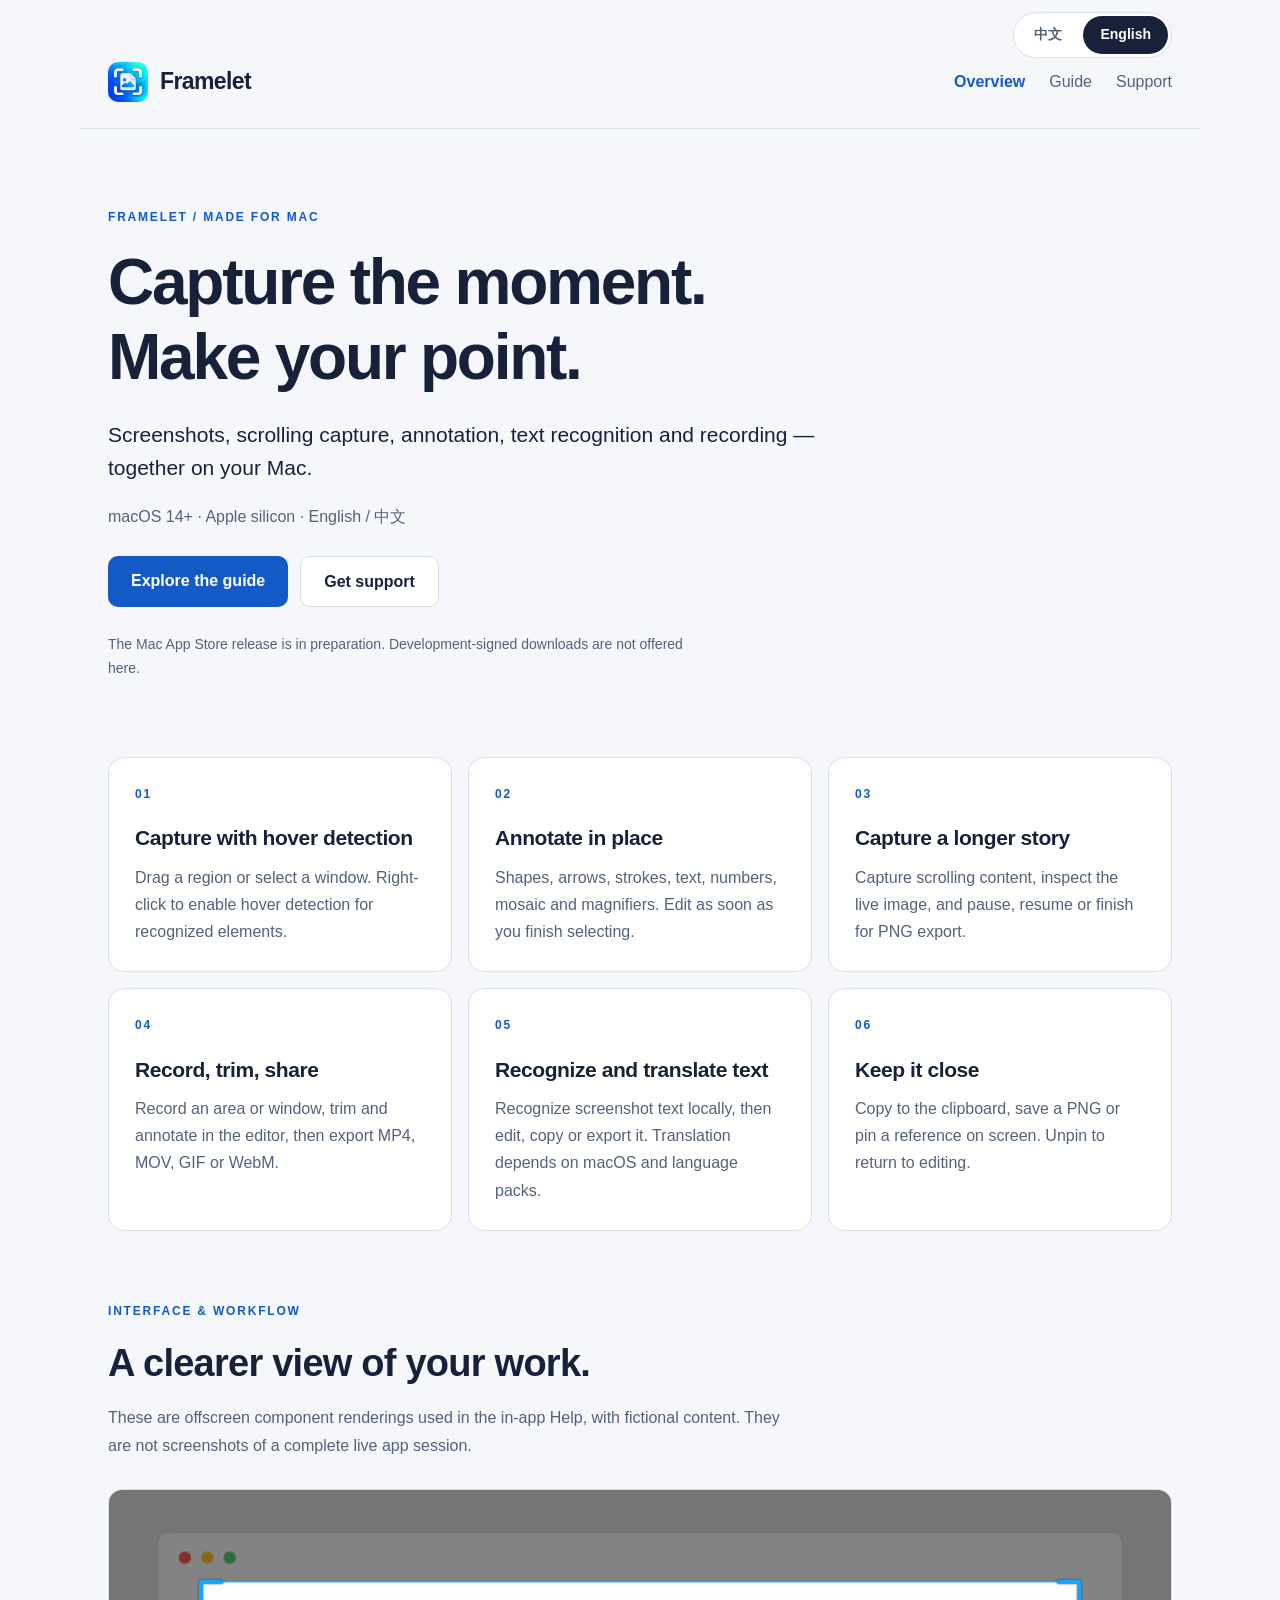
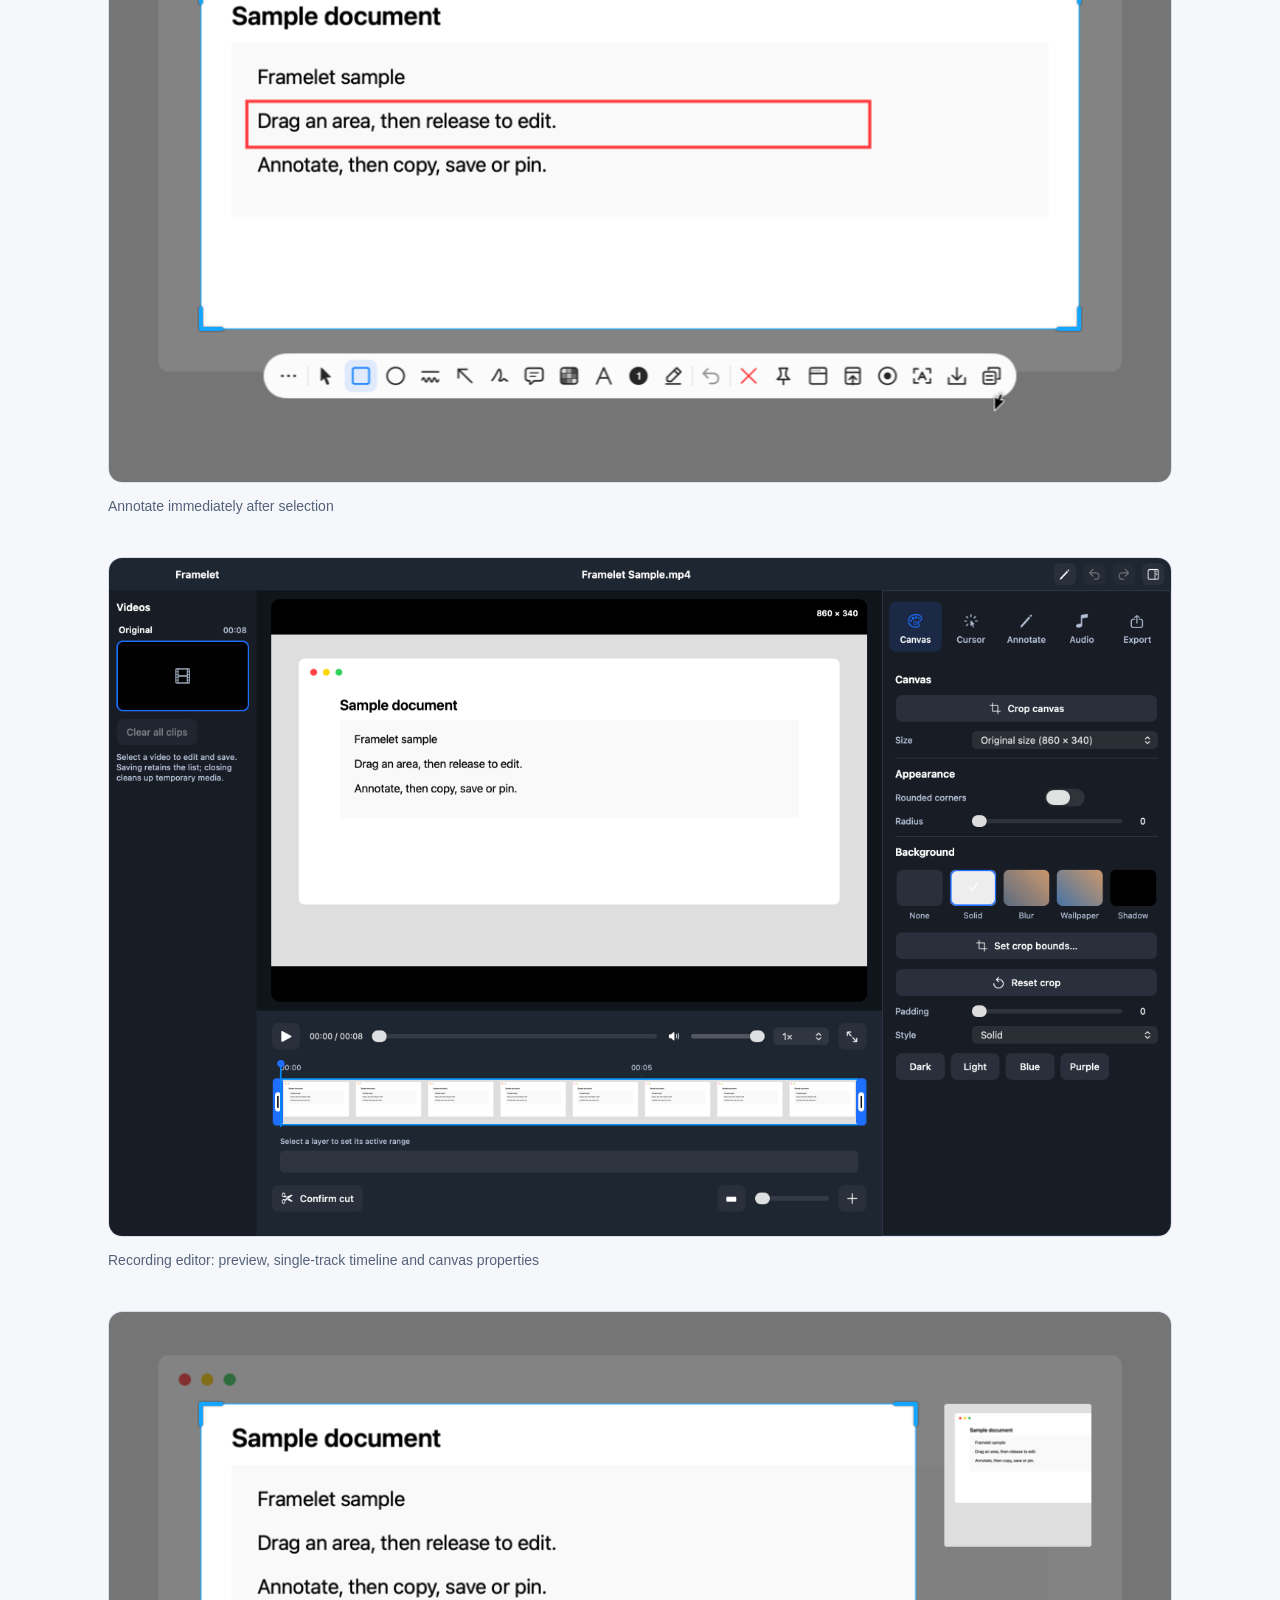
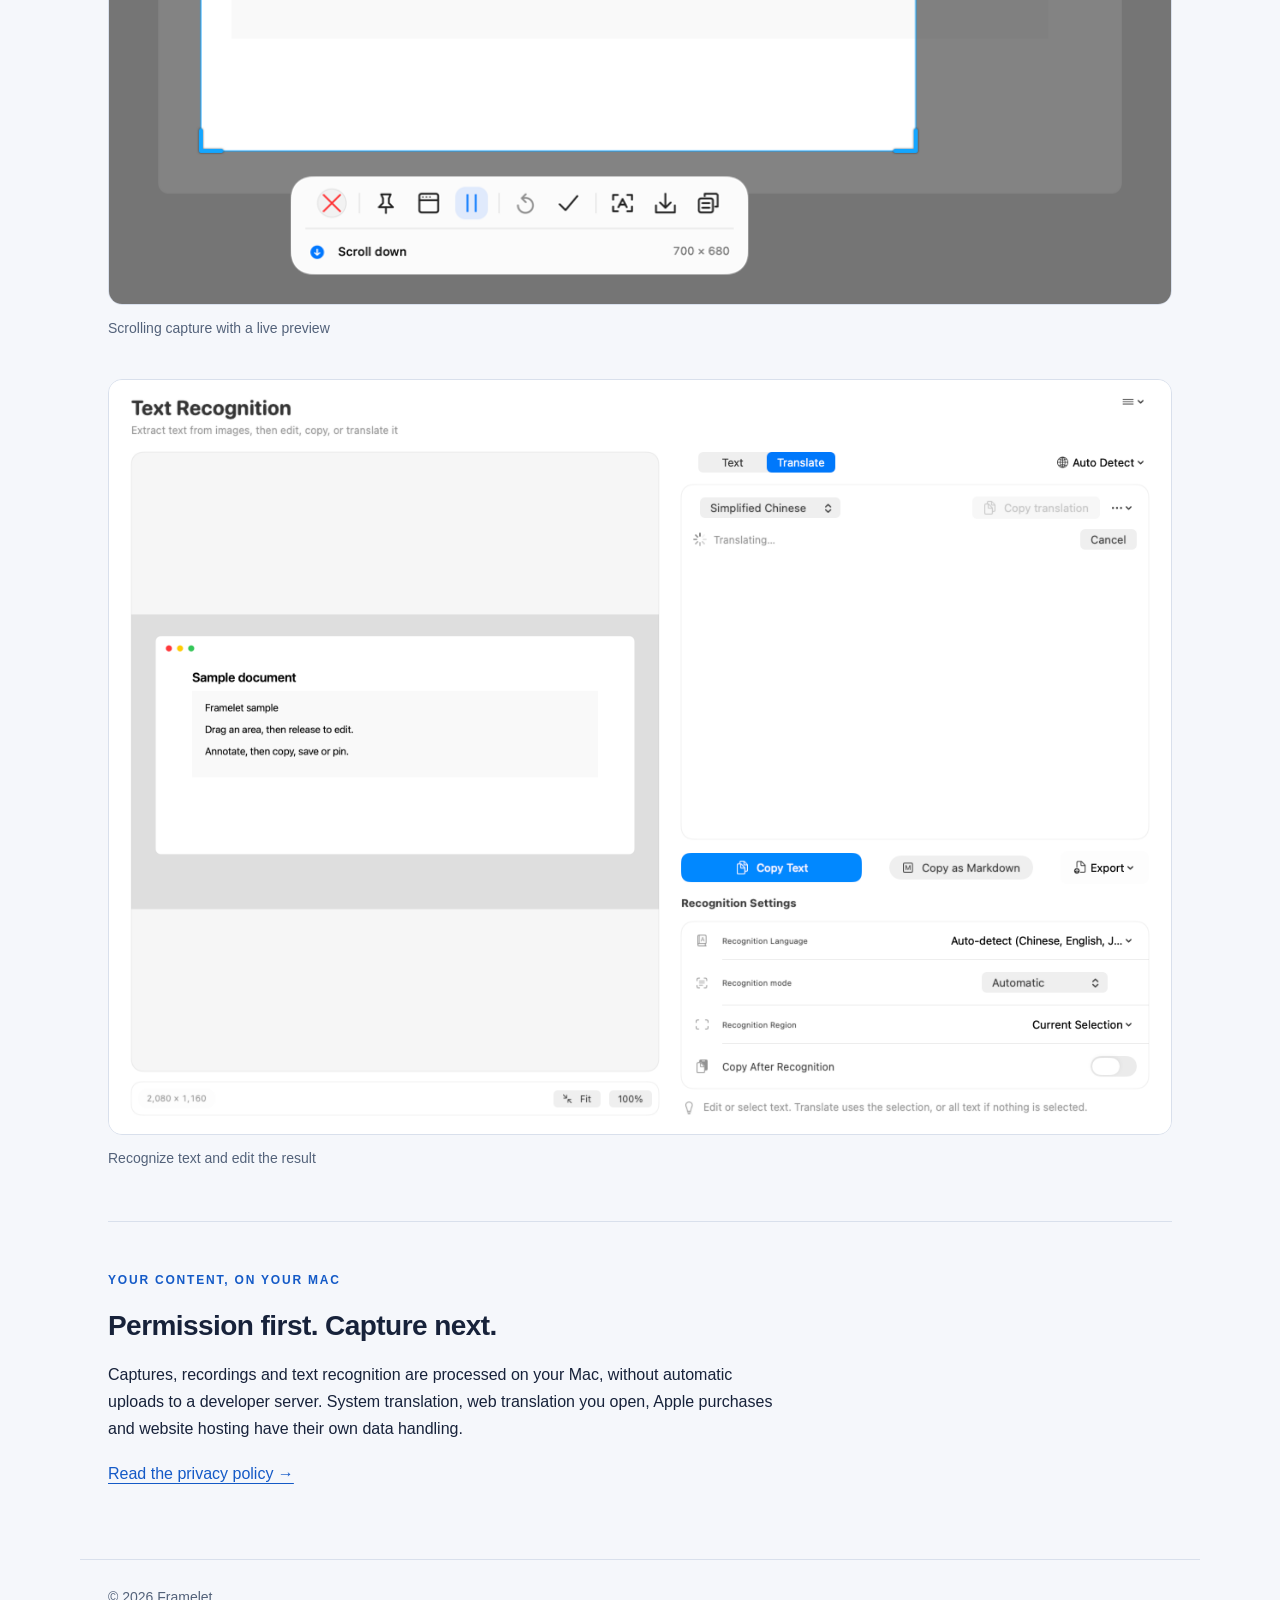
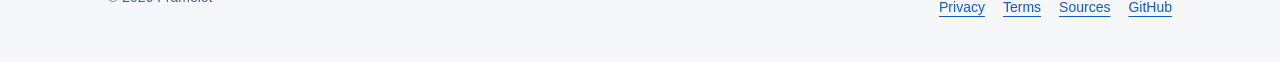
<file: index.html>
<!doctype html>
<html lang="zh-Hans" data-title-zh="Mac 截图、录屏与文字识别 · Framelet" data-title-en="Mac screenshots, recording and text recognition · Framelet" data-description-zh="Framelet：Mac 截图、滚动截图、标注、录屏、GIF 与本机文字识别。双语使用指南和支持。" data-description-en="Framelet for Mac: screenshots, scrolling capture, annotation, recording, GIF and local OCR. Bilingual guides and support.">
<head>
<meta charset="utf-8">
<meta name="viewport" content="width=device-width,initial-scale=1">
<meta name="description" content="Framelet：Mac 截图、滚动截图、标注、录屏、GIF 与本机文字识别。双语使用指南和支持。">
<title>Mac 截图、录屏与文字识别 · Framelet</title>
<link rel="icon" href="assets/icon.png">
<link rel="stylesheet" href="style.css?v=3">
<script src="language.js?v=3" defer>
</script>
</head>
<body>
<div class="language-switch" role="group" aria-label="网站语言">
<button type="button" data-lang="zh" aria-pressed="true">中文</button>
<button type="button" data-lang="en" aria-pressed="false">English</button>
</div>
<noscript>
<p class="noscript">中文与 English 均在下方。Both languages are shown below when JavaScript is off.</p>
</noscript>
<div id="chinese" data-language="zh" lang="zh-Hans">
<a class="skip" href="#main-zh">跳到正文</a>
<header>
<a class="brand" href="index.html?lang=zh">
<img src="assets/icon.png" width="40" height="40" alt="">Framelet</a>
<nav aria-label="主导航">
<a href="index.html?lang=zh" aria-current="page">概览</a>
<a href="guide.html?lang=zh">使用指南</a>
<a href="support.html?lang=zh">支持</a>
</nav>
</header>
<main id="main-zh">
<section class="hero">
<p class="eyebrow">FRAMELET / MADE FOR MAC</p>
<h1>把画面留下，<br>把重点说清。</h1>
<p class="lead">截图、长截图、标注、文字识别与录屏，在一个 Mac 工具里完成。</p>
<p class="muted">macOS 14+ · Apple silicon · 中文 / English</p>
<div class="actions">
<a href="guide.html?lang=zh">开始了解</a>
<a href="support.html?lang=zh">使用支持</a>
</div>
<p class="release-note">Mac App Store 版本正在准备中；本页不提供开发签名安装包。</p>
</section>
<section class="feature-grid" aria-label="核心功能">
<article>
<p class="eyebrow">01</p>
<h2>截图与悬停识别</h2>
<p>拖选区域或选择窗口；右键开启悬停识别，再选择可识别的元素。</p>
</article>
<article>
<p class="eyebrow">02</p>
<h2>在原位置标注</h2>
<p>形状、箭头、画笔、文字、编号、打码与放大镜。选区完成后直接开始编辑。</p>
</article>
<article>
<p class="eyebrow">03</p>
<h2>滚动截图</h2>
<p>采集可滚动内容，检查实时长图预览，暂停、恢复或完成后导出 PNG。</p>
</article>
<article>
<p class="eyebrow">04</p>
<h2>录屏与 GIF</h2>
<p>录制区域或窗口，在编辑页剪切、标注，再导出 MP4、MOV、GIF 或 WebM。</p>
</article>
<article>
<p class="eyebrow">05</p>
<h2>文字识别与翻译</h2>
<p>本机识别截图文字，可编辑、复制与导出；翻译方式依 macOS 和语言包而定。</p>
</article>
<article>
<p class="eyebrow">06</p>
<h2>复制、保存、钉图</h2>
<p>复制到剪贴板、保存 PNG 或钉到屏幕作为参考；取消钉图可回到编辑。</p>
</article>
</section>
<section class="gallery">
<div class="section-heading">
<p class="eyebrow">界面与操作</p>
<h2>看得清，也改得顺手。</h2>
<p class="muted">以下为应用内帮助使用的组件离屏渲染图，内容为虚构示例；不是实机完整运行截图。</p>
</div>
<figure class="product-shot">
<a href="assets/guide-zh-Hans-edit2.png">
<img src="assets/guide-zh-Hans-edit2.png" alt="选区完成后直接标注" width="1040" height="580" loading="lazy">
</a>
<figcaption>选区完成后直接标注</figcaption>
</figure>
<figure class="product-shot">
<a href="assets/guide-zh-Hans-record2.png">
<img src="assets/guide-zh-Hans-record2.png" alt="录制编辑：预览、单轨时间轴与画面属性" width="2880" height="1840" loading="lazy">
</a>
<figcaption>录制编辑：预览、单轨时间轴与画面属性</figcaption>
</figure>
<figure class="product-shot">
<a href="assets/guide-zh-Hans-scroll1.png">
<img src="assets/guide-zh-Hans-scroll1.png" alt="滚动采集与实时预览" width="1040" height="580" loading="lazy">
</a>
<figcaption>滚动采集与实时预览</figcaption>
</figure>
<figure class="product-shot">
<a href="assets/guide-zh-Hans-text2.png">
<img src="assets/guide-zh-Hans-text2.png" alt="识别文字并编辑结果" width="2480" height="1760" loading="lazy">
</a>
<figcaption>识别文字并编辑结果</figcaption>
</figure>
</section>
<section class="local-work">
<p class="eyebrow">你的内容，留在本机</p>
<h2>先授权，再捕获。</h2>
<p>截图、录制和文字识别在 Mac 本机处理，不自动上传到开发者服务器。系统翻译、主动打开网页翻译、Apple 购买及本网站托管服务各有对应的数据处理方式。</p>
<a href="privacy.html?lang=zh">查看隐私说明 →</a>
</section>
</main>
<footer>
<span>© 2026 Framelet</span>
<nav aria-label="政策与源码">
<a href="privacy.html?lang=zh">隐私政策</a>
<a href="terms.html?lang=zh">使用条款</a>
<a href="third-party-sources.html?lang=zh">第三方源码</a>
<a href="https://github.com/lingyun000/framelet-site">GitHub</a>
</nav>
</footer>
</div>
<div id="english" data-language="en" lang="en">
<a class="skip" href="#main-en">Skip to content</a>
<header>
<a class="brand" href="index.html?lang=en">
<img src="assets/icon.png" width="40" height="40" alt="">Framelet</a>
<nav aria-label="Main navigation">
<a href="index.html?lang=en" aria-current="page">Overview</a>
<a href="guide.html?lang=en">Guide</a>
<a href="support.html?lang=en">Support</a>
</nav>
</header>
<main id="main-en">
<section class="hero">
<p class="eyebrow">FRAMELET / MADE FOR MAC</p>
<h1>Capture the moment.<br>Make your point.</h1>
<p class="lead">Screenshots, scrolling capture, annotation, text recognition and recording — together on your Mac.</p>
<p class="muted">macOS 14+ · Apple silicon · English / 中文</p>
<div class="actions">
<a href="guide.html?lang=en">Explore the guide</a>
<a href="support.html?lang=en">Get support</a>
</div>
<p class="release-note">The Mac App Store release is in preparation. Development-signed downloads are not offered here.</p>
</section>
<section class="feature-grid" aria-label="Core features">
<article>
<p class="eyebrow">01</p>
<h2>Capture with hover detection</h2>
<p>Drag a region or select a window. Right-click to enable hover detection for recognized elements.</p>
</article>
<article>
<p class="eyebrow">02</p>
<h2>Annotate in place</h2>
<p>Shapes, arrows, strokes, text, numbers, mosaic and magnifiers. Edit as soon as you finish selecting.</p>
</article>
<article>
<p class="eyebrow">03</p>
<h2>Capture a longer story</h2>
<p>Capture scrolling content, inspect the live image, and pause, resume or finish for PNG export.</p>
</article>
<article>
<p class="eyebrow">04</p>
<h2>Record, trim, share</h2>
<p>Record an area or window, trim and annotate in the editor, then export MP4, MOV, GIF or WebM.</p>
</article>
<article>
<p class="eyebrow">05</p>
<h2>Recognize and translate text</h2>
<p>Recognize screenshot text locally, then edit, copy or export it. Translation depends on macOS and language packs.</p>
</article>
<article>
<p class="eyebrow">06</p>
<h2>Keep it close</h2>
<p>Copy to the clipboard, save a PNG or pin a reference on screen. Unpin to return to editing.</p>
</article>
</section>
<section class="gallery">
<div class="section-heading">
<p class="eyebrow">INTERFACE & WORKFLOW</p>
<h2>A clearer view of your work.</h2>
<p class="muted">These are offscreen component renderings used in the in-app Help, with fictional content. They are not screenshots of a complete live app session.</p>
</div>
<figure class="product-shot">
<a href="assets/guide-en-edit2.png">
<img src="assets/guide-en-edit2.png" alt="Annotate immediately after selection" width="1040" height="580" loading="lazy">
</a>
<figcaption>Annotate immediately after selection</figcaption>
</figure>
<figure class="product-shot">
<a href="assets/guide-en-record2.png">
<img src="assets/guide-en-record2.png" alt="Recording editor: preview, single-track timeline and canvas properties" width="2880" height="1840" loading="lazy">
</a>
<figcaption>Recording editor: preview, single-track timeline and canvas properties</figcaption>
</figure>
<figure class="product-shot">
<a href="assets/guide-en-scroll1.png">
<img src="assets/guide-en-scroll1.png" alt="Scrolling capture with a live preview" width="1040" height="580" loading="lazy">
</a>
<figcaption>Scrolling capture with a live preview</figcaption>
</figure>
<figure class="product-shot">
<a href="assets/guide-en-text2.png">
<img src="assets/guide-en-text2.png" alt="Recognize text and edit the result" width="2480" height="1760" loading="lazy">
</a>
<figcaption>Recognize text and edit the result</figcaption>
</figure>
</section>
<section class="local-work">
<p class="eyebrow">YOUR CONTENT, ON YOUR MAC</p>
<h2>Permission first. Capture next.</h2>
<p>Captures, recordings and text recognition are processed on your Mac, without automatic uploads to a developer server. System translation, web translation you open, Apple purchases and website hosting have their own data handling.</p>
<a href="privacy.html?lang=en">Read the privacy policy →</a>
</section>
</main>
<footer>
<span>© 2026 Framelet</span>
<nav aria-label="Policies and source">
<a href="privacy.html?lang=en">Privacy</a>
<a href="terms.html?lang=en">Terms</a>
<a href="third-party-sources.html?lang=en">Sources</a>
<a href="https://github.com/lingyun000/framelet-site">GitHub</a>
</nav>
</footer>
</div>
</body>
</html>
</file>
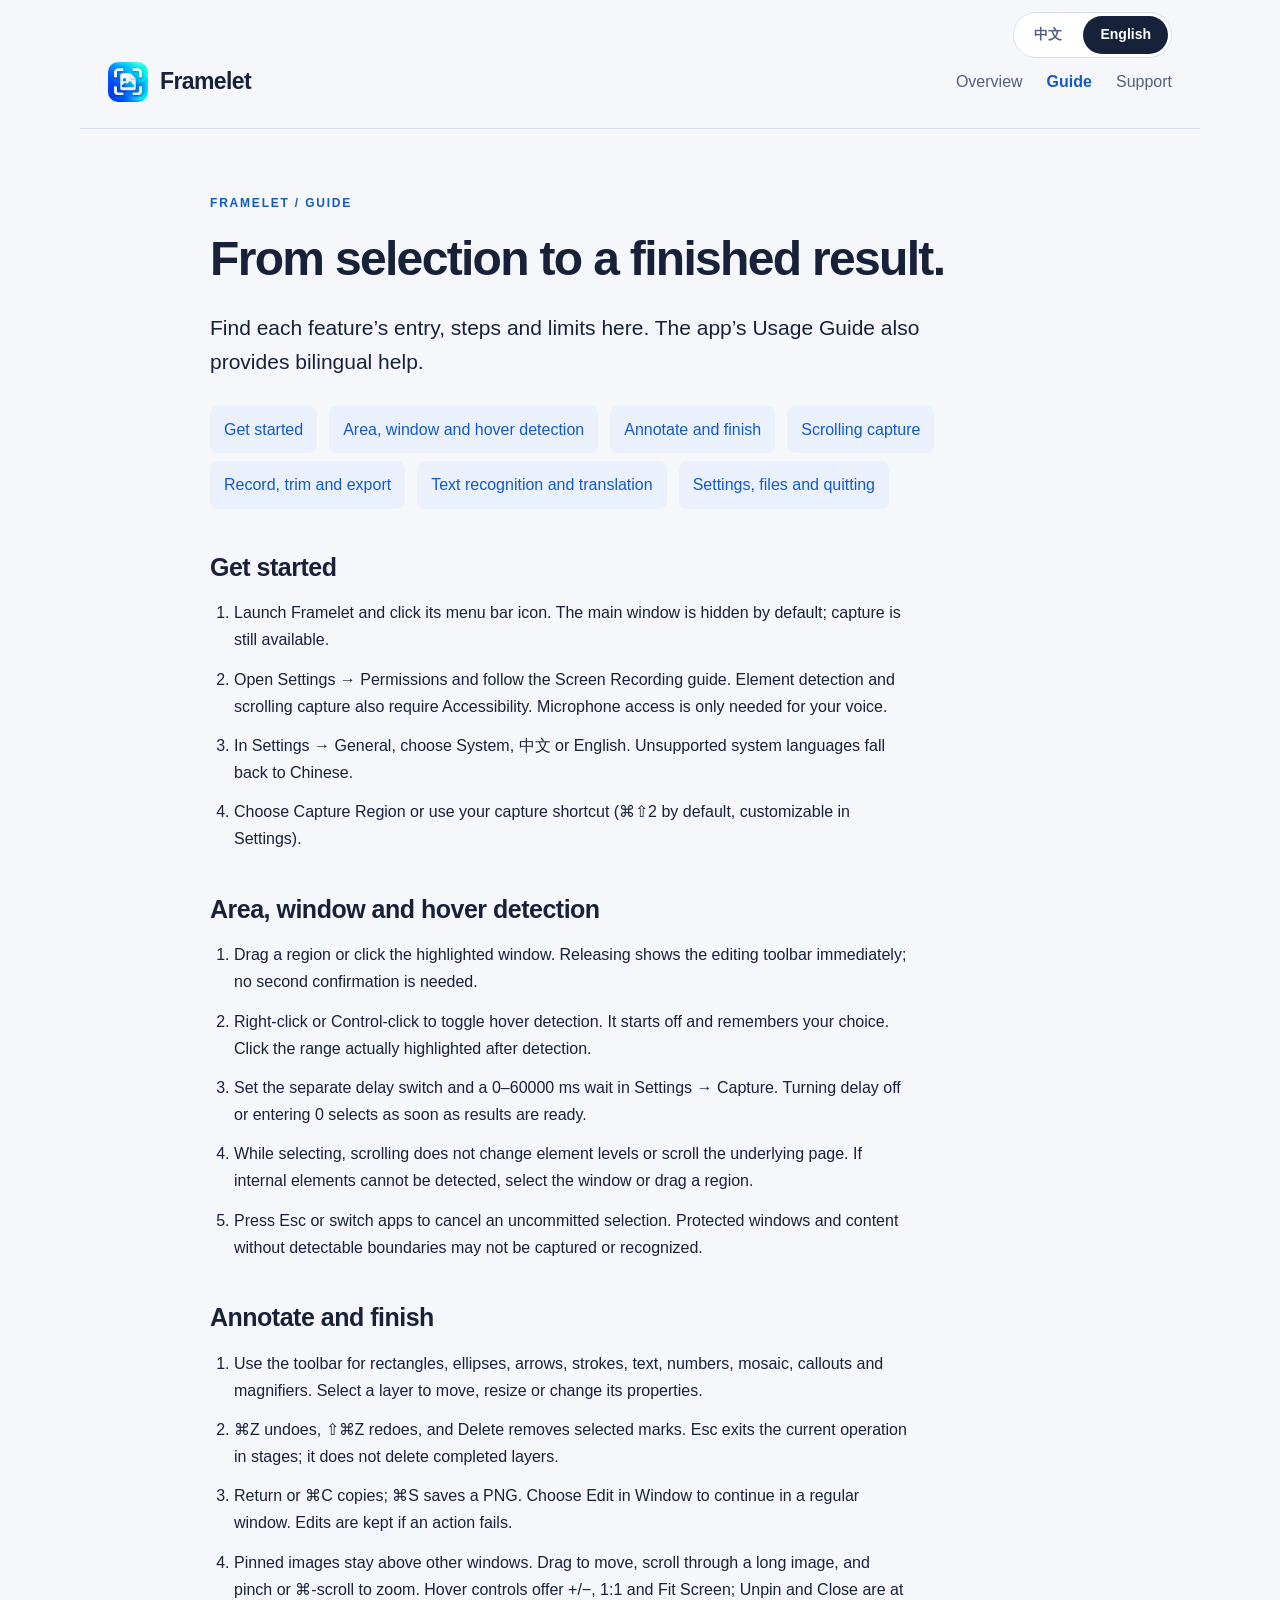
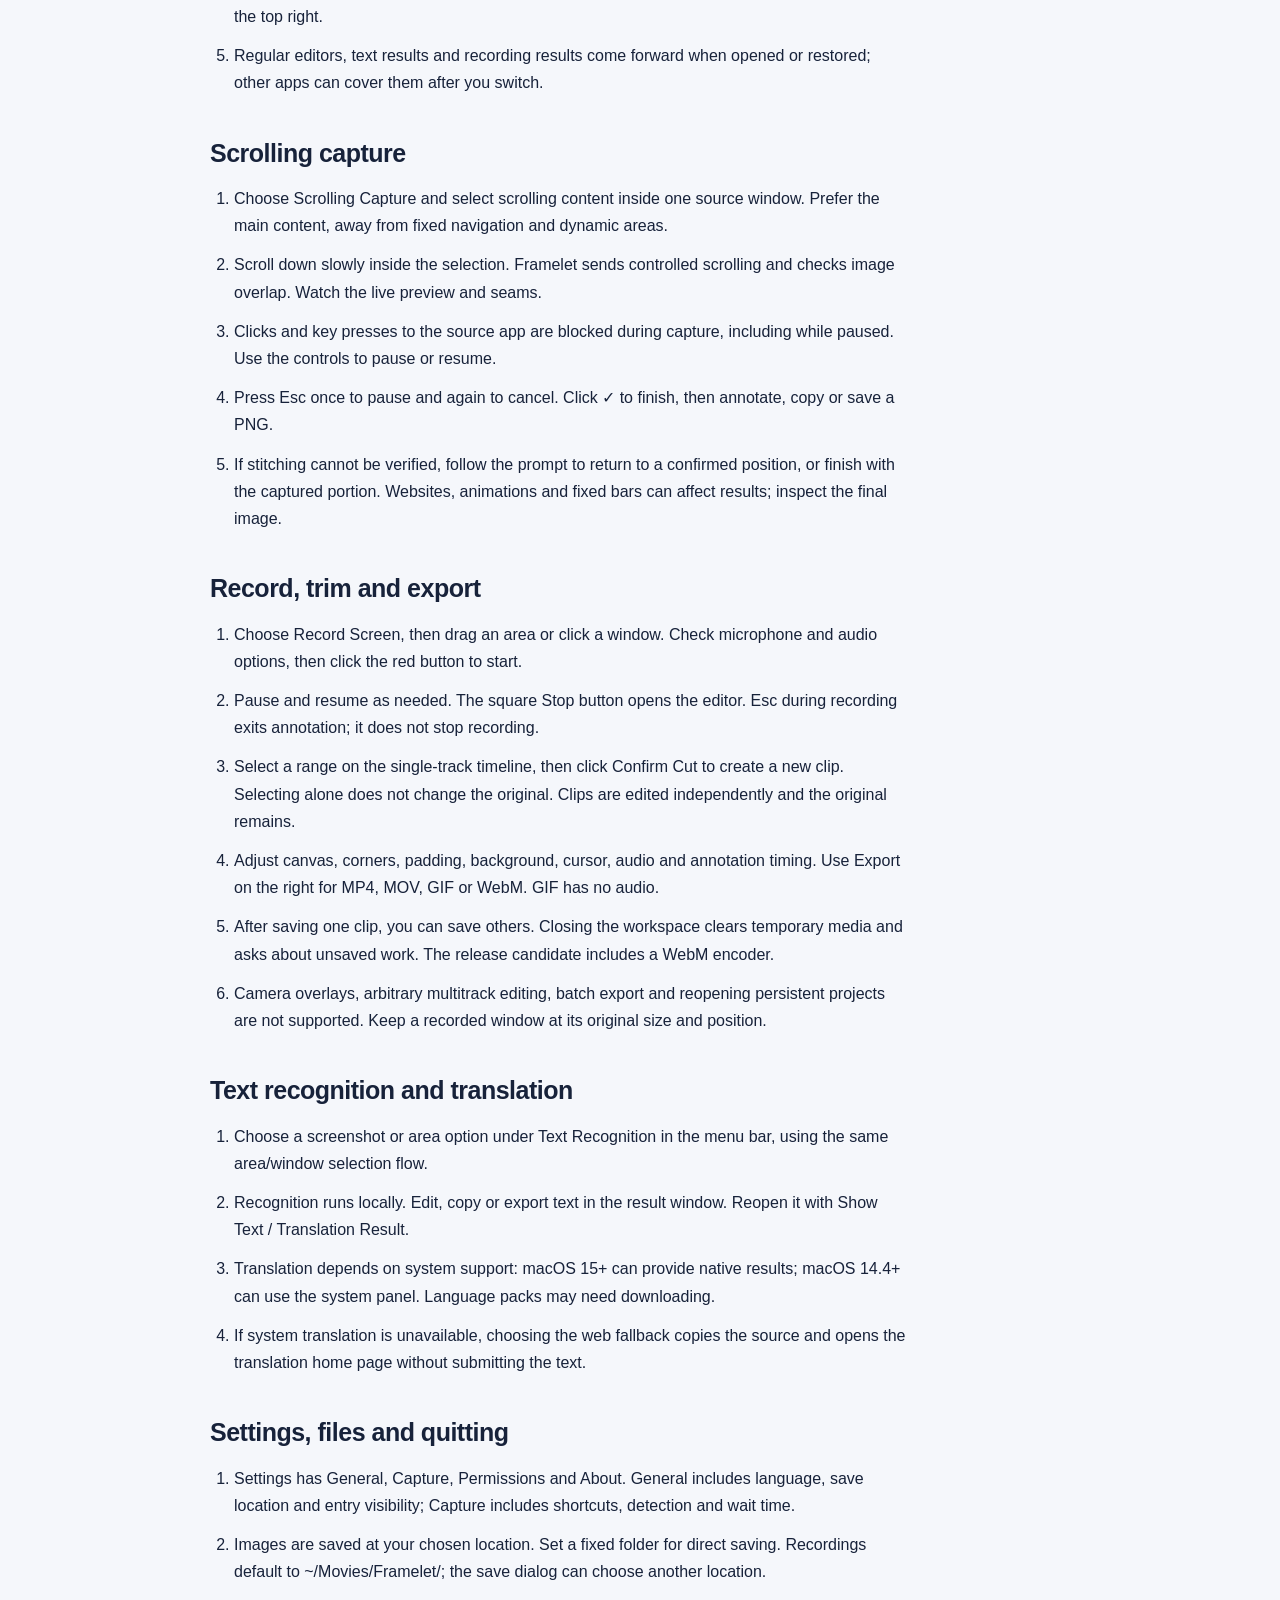
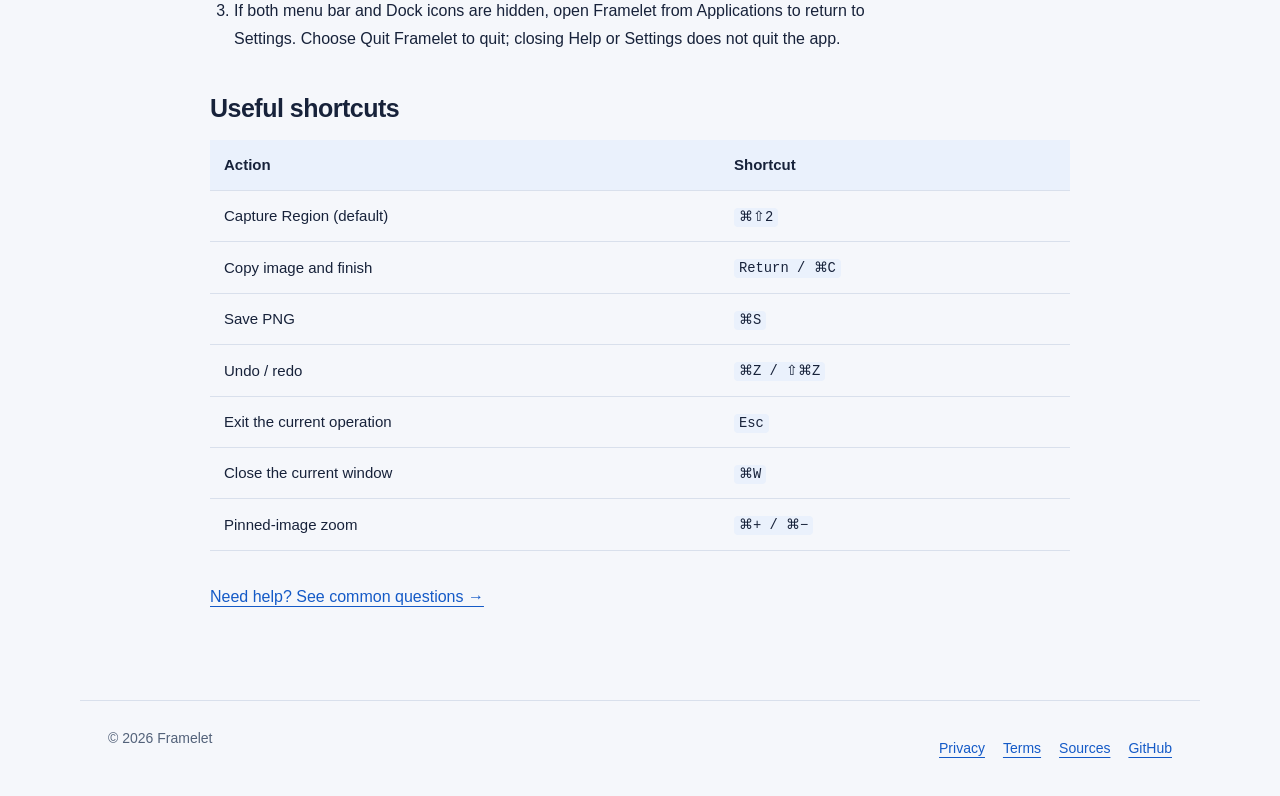
<file: guide.html>
<!doctype html>
<html lang="zh-Hans" data-title-zh="使用指南 · Framelet" data-title-en="Usage guide · Framelet" data-description-zh="Framelet 双语指南：截图、悬停识别、标注、滚动截图、录屏、GIF、文字识别、翻译与快捷键。" data-description-en="Bilingual Framelet guide to screenshots, hover detection, annotation, scrolling capture, recording, GIF, OCR, translation and shortcuts.">
<head>
<meta charset="utf-8">
<meta name="viewport" content="width=device-width,initial-scale=1">
<meta name="description" content="Framelet 双语指南：截图、悬停识别、标注、滚动截图、录屏、GIF、文字识别、翻译与快捷键。">
<title>使用指南 · Framelet</title>
<link rel="icon" href="assets/icon.png">
<link rel="stylesheet" href="style.css?v=3">
<script src="language.js?v=3" defer>
</script>
</head>
<body>
<div class="language-switch" role="group" aria-label="网站语言">
<button type="button" data-lang="zh" aria-pressed="true">中文</button>
<button type="button" data-lang="en" aria-pressed="false">English</button>
</div>
<noscript>
<p class="noscript">中文与 English 均在下方。Both languages are shown below when JavaScript is off.</p>
</noscript>
<div id="chinese" data-language="zh" lang="zh-Hans">
<a class="skip" href="#main-zh">跳到正文</a>
<header>
<a class="brand" href="index.html?lang=zh">
<img src="assets/icon.png" width="40" height="40" alt="">Framelet</a>
<nav aria-label="主导航">
<a href="index.html?lang=zh">概览</a>
<a href="guide.html?lang=zh" aria-current="page">使用指南</a>
<a href="support.html?lang=zh">支持</a>
</nav>
</header>
<main id="main-zh">
<article class="document">
<p class="eyebrow">FRAMELET / GUIDE</p>
<h1>从选区到成品。</h1>
<p class="lead">每个功能的入口、操作和边界，都在这里。应用菜单中的“使用指南”也提供双语帮助。</p>
<nav class="toc" aria-label="本页目录">
<a href="#start-zh">开始使用</a>
<a href="#capture-zh">选区、窗口与悬停识别</a>
<a href="#annotate-zh">标注与图片交付</a>
<a href="#scrolling-zh">滚动截图</a>
<a href="#recording-zh">录屏、剪切与导出</a>
<a href="#text-zh">文字识别与翻译</a>
<a href="#settings-zh">设置、保存与退出</a>
</nav>
<section id="start-zh" class="guide-section">
<h2>开始使用</h2>
<ol>
<li>启动 Framelet 后，点击菜单栏图标。主窗口默认隐藏，不影响截图。</li>
<li>打开“设置 → 权限”，按引导开启屏幕录制。元素识别和滚动截图还需要辅助功能；麦克风只在录制人声时需要。</li>
<li>在“设置 → 通用”选择跟随系统、中文或 English；未支持的系统语言回退中文。</li>
<li>选择“区域截图”，或使用当前截图快捷键（默认 ⌘⇧2，可在设置修改）。</li>
</ol>
</section>
<section id="capture-zh" class="guide-section">
<h2>选区、窗口与悬停识别</h2>
<ol>
<li>拖动框选区域，或点击当前高亮窗口。松手后直接显示编辑工具条，无需再次确认。</li>
<li>右键或 Control+单击切换悬停识别。首次默认关闭，此后记住选择；识别成功后点击实际显示的范围。</li>
<li>在“设置 → 截图”配置独立延迟开关和 0–60000 毫秒等待时间。关闭延迟或输入 0 表示结果就绪即选择。</li>
<li>选择期间滚轮不改变识别层级，也不会滚动后方页面。无法识别内部元素时，可选整窗或手动拖选。</li>
<li>按 Esc 或切换 App 取消尚未提交的选区。受保护窗口或未提供边界的内容不保证可捕获或识别。</li>
</ol>
</section>
<section id="annotate-zh" class="guide-section">
<h2>标注与图片交付</h2>
<ol>
<li>用工具条添加矩形、椭圆、箭头、画笔、文字、编号、打码、批注和放大镜。选择图层可移动、调整和修改属性。</li>
<li>⌘Z 撤销，⇧⌘Z 重做，Delete 删除选中标注。Esc 按当前操作逐层退出，不删除已完成图层。</li>
<li>Return 或 ⌘C 复制，⌘S 保存 PNG。也可选“在窗口中编辑”，继续在普通窗口修改。失败时保留编辑。</li>
<li>钉图保持在其他窗口上方：拖动图片移动，滚轮浏览长图，捏合或 ⌘滚轮缩放。悬停按钮提供 +/−、1:1 和适应屏幕，右上角可取消钉图或关闭。</li>
<li>普通编辑、识别与录制结果只在打开或恢复时前置；切换到其他 App 后允许其他窗口覆盖。</li>
</ol>
</section>
<section id="scrolling-zh" class="guide-section">
<h2>滚动截图</h2>
<ol>
<li>从菜单栏选择“滚动截图”，框选同一来源窗口内的可滚动正文，尽量避开固定导航和动态内容。</li>
<li>在选区内缓慢向下滚动；Framelet 受控发送滚动并检查图像重叠。观察旁边实时预览和接缝。</li>
<li>采集中来源 App 的点击与按键暂时被屏蔽，暂停时仍保持保护。点控制条暂停或继续。</li>
<li>按 Esc 一次暂停，第二次取消。点击 ✓ 完成后进入编辑，标注并复制或保存 PNG。</li>
<li>无法可靠拼接时按提示回到已验证位置再继续，或完成并保留已截部分。不同网站、动画与固定栏可能影响结果，请检查成图。</li>
</ol>
</section>
<section id="recording-zh" class="guide-section">
<h2>录屏、剪切与导出</h2>
<ol>
<li>菜单栏选择“录屏”，拖选区域或单击窗口。确认麦克风与声音设置，再点红色按钮开始。</li>
<li>可暂停与继续；点停止方块进入编辑。录制中的 Esc 只退出标注，不停止录制。</li>
<li>在底部单轨时间轴选择范围，再点“确认剪切”生成新素材；拖选本身不改变原始素材。每个素材独立编辑，原素材保留。</li>
<li>调整画面、圆角、留白、背景、鼠标、声音和标注时间。右侧导出页选择 MP4、MOV、GIF 或 WebM。GIF 没有声音。</li>
<li>保存当前素材后可继续保存其他项；关闭工作区会清理临时素材，未保存内容会提示确认。发行候选包内置 WebM 编码器。</li>
<li>目前不支持摄像头叠加、多轨任意编辑、批量导出或持久工程重开。窗口录制请保持窗口位置和大小不变。</li>
</ol>
</section>
<section id="text-zh" class="guide-section">
<h2>文字识别与翻译</h2>
<ol>
<li>从菜单栏“文字识别”选择截图或区域入口，使用同一套区域/窗口选择流程。</li>
<li>识别在本机执行。结果窗口可编辑、复制或导出文字；关闭后从“查看识别与翻译结果”恢复。</li>
<li>翻译依系统支持：macOS 15+ 使用原生翻译结果，macOS 14.4+ 可用系统弹窗。语言包可能需要下载。</li>
<li>系统翻译不可用时，主动选择网页备用才会复制原文并打开翻译首页，不自动提交文字。</li>
</ol>
</section>
<section id="settings-zh" class="guide-section">
<h2>设置、保存与退出</h2>
<ol>
<li>设置分为通用、截图、权限、关于。通用设置里可修改语言、保存目录和入口显示；截图页可改快捷键、识别与等待时间。</li>
<li>图片在所选位置保存；设置固定目录后可直接保存。录制输出默认在 ~/Movies/Framelet/，系统保存窗口也可选择其他位置。</li>
<li>菜单栏与 Dock 图标都隐藏时，可从“应用程序”再次打开 Framelet 回到设置。退出请用菜单栏“退出 Framelet”；关闭帮助或设置不会退出。</li>
</ol>
</section>
<section>
<h2>常用快捷键</h2>
<div class="table-wrap">
<table>
<thead>
<tr>
<th>操作</th>
<th>快捷键</th>
</tr>
</thead>
<tbody>
<tr>
<td>区域截图（默认）</td>
<td>
<kbd>⌘⇧2</kbd>
</td>
</tr>
<tr>
<td>复制图片并完成</td>
<td>
<kbd>Return / ⌘C</kbd>
</td>
</tr>
<tr>
<td>保存 PNG</td>
<td>
<kbd>⌘S</kbd>
</td>
</tr>
<tr>
<td>撤销 / 重做</td>
<td>
<kbd>⌘Z / ⇧⌘Z</kbd>
</td>
</tr>
<tr>
<td>退出当前操作</td>
<td>
<kbd>Esc</kbd>
</td>
</tr>
<tr>
<td>关闭当前窗口</td>
<td>
<kbd>⌘W</kbd>
</td>
</tr>
<tr>
<td>钉图缩放</td>
<td>
<kbd>⌘+ / ⌘−</kbd>
</td>
</tr>
</tbody>
</table>
</div>
</section>
<p>
<a href="support.html?lang=zh">遇到问题？查看常见问题 →</a>
</p>
</article>
</main>
<footer>
<span>© 2026 Framelet</span>
<nav aria-label="政策与源码">
<a href="privacy.html?lang=zh">隐私政策</a>
<a href="terms.html?lang=zh">使用条款</a>
<a href="third-party-sources.html?lang=zh">第三方源码</a>
<a href="https://github.com/lingyun000/framelet-site">GitHub</a>
</nav>
</footer>
</div>
<div id="english" data-language="en" lang="en">
<a class="skip" href="#main-en">Skip to content</a>
<header>
<a class="brand" href="index.html?lang=en">
<img src="assets/icon.png" width="40" height="40" alt="">Framelet</a>
<nav aria-label="Main navigation">
<a href="index.html?lang=en">Overview</a>
<a href="guide.html?lang=en" aria-current="page">Guide</a>
<a href="support.html?lang=en">Support</a>
</nav>
</header>
<main id="main-en">
<article class="document">
<p class="eyebrow">FRAMELET / GUIDE</p>
<h1>From selection to a finished result.</h1>
<p class="lead">Find each feature’s entry, steps and limits here. The app’s Usage Guide also provides bilingual help.</p>
<nav class="toc" aria-label="On this page">
<a href="#start-en">Get started</a>
<a href="#capture-en">Area, window and hover detection</a>
<a href="#annotate-en">Annotate and finish</a>
<a href="#scrolling-en">Scrolling capture</a>
<a href="#recording-en">Record, trim and export</a>
<a href="#text-en">Text recognition and translation</a>
<a href="#settings-en">Settings, files and quitting</a>
</nav>
<section id="start-en" class="guide-section">
<h2>Get started</h2>
<ol>
<li>Launch Framelet and click its menu bar icon. The main window is hidden by default; capture is still available.</li>
<li>Open Settings → Permissions and follow the Screen Recording guide. Element detection and scrolling capture also require Accessibility. Microphone access is only needed for your voice.</li>
<li>In Settings → General, choose System, 中文 or English. Unsupported system languages fall back to Chinese.</li>
<li>Choose Capture Region or use your capture shortcut (⌘⇧2 by default, customizable in Settings).</li>
</ol>
</section>
<section id="capture-en" class="guide-section">
<h2>Area, window and hover detection</h2>
<ol>
<li>Drag a region or click the highlighted window. Releasing shows the editing toolbar immediately; no second confirmation is needed.</li>
<li>Right-click or Control-click to toggle hover detection. It starts off and remembers your choice. Click the range actually highlighted after detection.</li>
<li>Set the separate delay switch and a 0–60000 ms wait in Settings → Capture. Turning delay off or entering 0 selects as soon as results are ready.</li>
<li>While selecting, scrolling does not change element levels or scroll the underlying page. If internal elements cannot be detected, select the window or drag a region.</li>
<li>Press Esc or switch apps to cancel an uncommitted selection. Protected windows and content without detectable boundaries may not be captured or recognized.</li>
</ol>
</section>
<section id="annotate-en" class="guide-section">
<h2>Annotate and finish</h2>
<ol>
<li>Use the toolbar for rectangles, ellipses, arrows, strokes, text, numbers, mosaic, callouts and magnifiers. Select a layer to move, resize or change its properties.</li>
<li>⌘Z undoes, ⇧⌘Z redoes, and Delete removes selected marks. Esc exits the current operation in stages; it does not delete completed layers.</li>
<li>Return or ⌘C copies; ⌘S saves a PNG. Choose Edit in Window to continue in a regular window. Edits are kept if an action fails.</li>
<li>Pinned images stay above other windows. Drag to move, scroll through a long image, and pinch or ⌘-scroll to zoom. Hover controls offer +/−, 1:1 and Fit Screen; Unpin and Close are at the top right.</li>
<li>Regular editors, text results and recording results come forward when opened or restored; other apps can cover them after you switch.</li>
</ol>
</section>
<section id="scrolling-en" class="guide-section">
<h2>Scrolling capture</h2>
<ol>
<li>Choose Scrolling Capture and select scrolling content inside one source window. Prefer the main content, away from fixed navigation and dynamic areas.</li>
<li>Scroll down slowly inside the selection. Framelet sends controlled scrolling and checks image overlap. Watch the live preview and seams.</li>
<li>Clicks and key presses to the source app are blocked during capture, including while paused. Use the controls to pause or resume.</li>
<li>Press Esc once to pause and again to cancel. Click ✓ to finish, then annotate, copy or save a PNG.</li>
<li>If stitching cannot be verified, follow the prompt to return to a confirmed position, or finish with the captured portion. Websites, animations and fixed bars can affect results; inspect the final image.</li>
</ol>
</section>
<section id="recording-en" class="guide-section">
<h2>Record, trim and export</h2>
<ol>
<li>Choose Record Screen, then drag an area or click a window. Check microphone and audio options, then click the red button to start.</li>
<li>Pause and resume as needed. The square Stop button opens the editor. Esc during recording exits annotation; it does not stop recording.</li>
<li>Select a range on the single-track timeline, then click Confirm Cut to create a new clip. Selecting alone does not change the original. Clips are edited independently and the original remains.</li>
<li>Adjust canvas, corners, padding, background, cursor, audio and annotation timing. Use Export on the right for MP4, MOV, GIF or WebM. GIF has no audio.</li>
<li>After saving one clip, you can save others. Closing the workspace clears temporary media and asks about unsaved work. The release candidate includes a WebM encoder.</li>
<li>Camera overlays, arbitrary multitrack editing, batch export and reopening persistent projects are not supported. Keep a recorded window at its original size and position.</li>
</ol>
</section>
<section id="text-en" class="guide-section">
<h2>Text recognition and translation</h2>
<ol>
<li>Choose a screenshot or area option under Text Recognition in the menu bar, using the same area/window selection flow.</li>
<li>Recognition runs locally. Edit, copy or export text in the result window. Reopen it with Show Text / Translation Result.</li>
<li>Translation depends on system support: macOS 15+ can provide native results; macOS 14.4+ can use the system panel. Language packs may need downloading.</li>
<li>If system translation is unavailable, choosing the web fallback copies the source and opens the translation home page without submitting the text.</li>
</ol>
</section>
<section id="settings-en" class="guide-section">
<h2>Settings, files and quitting</h2>
<ol>
<li>Settings has General, Capture, Permissions and About. General includes language, save location and entry visibility; Capture includes shortcuts, detection and wait time.</li>
<li>Images are saved at your chosen location. Set a fixed folder for direct saving. Recordings default to ~/Movies/Framelet/; the save dialog can choose another location.</li>
<li>If both menu bar and Dock icons are hidden, open Framelet from Applications to return to Settings. Choose Quit Framelet to quit; closing Help or Settings does not quit the app.</li>
</ol>
</section>
<section>
<h2>Useful shortcuts</h2>
<div class="table-wrap">
<table>
<thead>
<tr>
<th>Action</th>
<th>Shortcut</th>
</tr>
</thead>
<tbody>
<tr>
<td>Capture Region (default)</td>
<td>
<kbd>⌘⇧2</kbd>
</td>
</tr>
<tr>
<td>Copy image and finish</td>
<td>
<kbd>Return / ⌘C</kbd>
</td>
</tr>
<tr>
<td>Save PNG</td>
<td>
<kbd>⌘S</kbd>
</td>
</tr>
<tr>
<td>Undo / redo</td>
<td>
<kbd>⌘Z / ⇧⌘Z</kbd>
</td>
</tr>
<tr>
<td>Exit the current operation</td>
<td>
<kbd>Esc</kbd>
</td>
</tr>
<tr>
<td>Close the current window</td>
<td>
<kbd>⌘W</kbd>
</td>
</tr>
<tr>
<td>Pinned-image zoom</td>
<td>
<kbd>⌘+ / ⌘−</kbd>
</td>
</tr>
</tbody>
</table>
</div>
</section>
<p>
<a href="support.html?lang=en">Need help? See common questions →</a>
</p>
</article>
</main>
<footer>
<span>© 2026 Framelet</span>
<nav aria-label="Policies and source">
<a href="privacy.html?lang=en">Privacy</a>
<a href="terms.html?lang=en">Terms</a>
<a href="third-party-sources.html?lang=en">Sources</a>
<a href="https://github.com/lingyun000/framelet-site">GitHub</a>
</nav>
</footer>
</div>
</body>
</html>
</file>
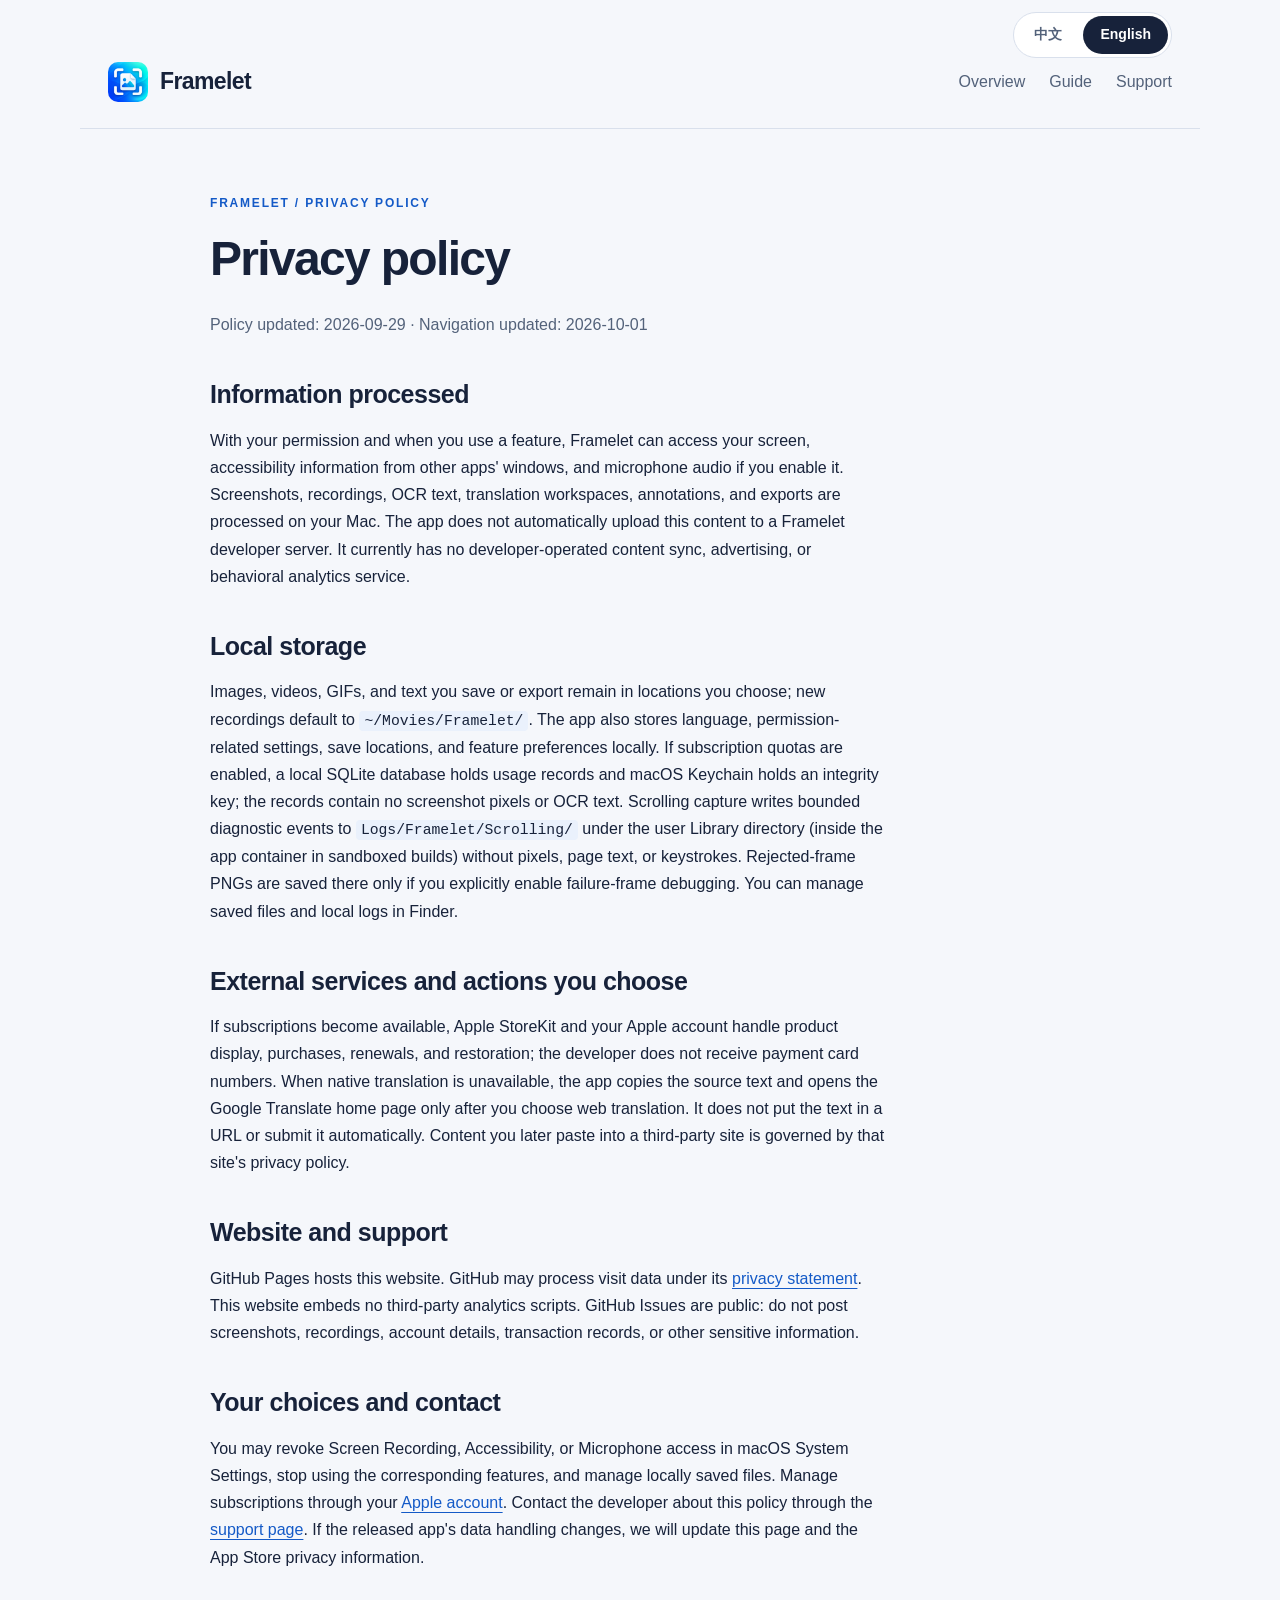
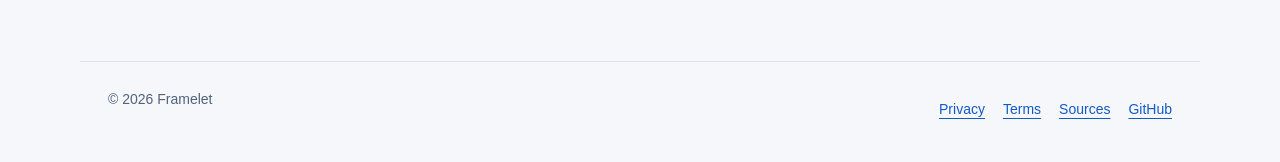
<file: privacy.html>
<!doctype html>
<html lang="zh-Hans" data-title-zh="隐私政策 · Framelet" data-title-en="Privacy policy · Framelet" data-description-zh="隐私政策 · Framelet" data-description-en="Privacy policy · Framelet">
<head>
<meta charset="utf-8">
<meta name="viewport" content="width=device-width,initial-scale=1">
<meta name="description" content="隐私政策 · Framelet">
<title>隐私政策 · Framelet</title>
<link rel="icon" href="assets/icon.png">
<link rel="stylesheet" href="style.css?v=3">
<script src="language.js?v=3" defer>
</script>
</head>
<body>
<div class="language-switch" role="group" aria-label="网站语言">
<button type="button" data-lang="zh" aria-pressed="true">中文</button>
<button type="button" data-lang="en" aria-pressed="false">English</button>
</div>
<noscript>
<p class="noscript">中文与 English 均在下方。Both languages are shown below when JavaScript is off.</p>
</noscript>
<div id="chinese" data-language="zh" lang="zh-Hans">
<a class="skip" href="#main-zh">跳到正文</a>
<header>
<a class="brand" href="index.html?lang=zh">
<img src="assets/icon.png" width="40" height="40" alt="">Framelet</a>
<nav aria-label="主导航">
<a href="index.html?lang=zh">概览</a>
<a href="guide.html?lang=zh">使用指南</a>
<a href="support.html?lang=zh">支持</a>
</nav>
</header>
<main id="main-zh">
<article class="document">
<p class="eyebrow">FRAMELET / PRIVACY POLICY</p>
<h1>隐私政策</h1>
<p class="muted">说明更新：2026-09-29 · 导航更新：2026-10-01</p>
<h2>我们处理的信息</h2>
<p>Framelet 在你授权并主动使用功能时，可读取屏幕、其他应用窗口的可访问性信息，以及你启用麦克风后录制的声音。截图、录屏、OCR 文字、翻译工作区、标注和导出在 Mac 上处理。应用不会把这些素材自动上传到 Framelet 开发者的服务器；目前没有开发者运营的素材云同步、广告或行为分析服务。</p>
<h2>本地保存</h2>
<p>你保存或导出的图片、视频、GIF 和文字位于你选择的位置；新录制输出默认位于 <code>~/Movies/Framelet/</code>。应用还会在本机保存语言、权限相关设置、保存目录和功能偏好。若启用订阅额度，额度记录位于本机 SQLite 数据库，完整性密钥存于 macOS 钥匙串；记录不包含截图像素或 OCR 原文。滚动截图会在用户 Library 下的 <code>Logs/Framelet/Scrolling/</code>（沙盒版位于 App 容器中）写入有限的诊断事件，不记录画面像素、页面文字或按键；只有你主动启用失败帧调试时，该目录才会额外保存失败画面 PNG。你可以在 Finder 中管理自己保存的文件及这些本地日志。</p>
<h2>外部服务与主动操作</h2>
<p>若订阅功能开放，商品展示、购买、续订及恢复由 Apple StoreKit 和你的 Apple 账户处理；开发者不接收支付卡号。某些系统版本无法直接翻译时，只有你点击网页翻译选项，应用才会复制原文并打开 Google 翻译首页；应用不会自动把原文附在网址中或替你提交。你之后手动粘贴到第三方网站的内容，受该网站自己的隐私政策约束。</p>
<h2>网站与支持</h2>
<p>本网站由 GitHub Pages 托管，访问网站时 GitHub 可能按照其<a href="https://docs.github.com/en/site-policy/privacy-policies/github-general-privacy-statement">隐私声明</a>处理访问数据。本网站不嵌入第三方分析脚本。通过公开 GitHub Issue 反馈时，你提交的内容会公开；请勿发布截图、录屏、账号、交易凭证或其他敏感信息。</p>
<h2>你的选择与联系</h2>
<p>你可以在 macOS 系统设置中撤销屏幕录制、辅助功能或麦克风权限，在 App 中停止使用相应功能，并管理本地保存的文件。订阅可在 Apple 账户的<a href="https://apps.apple.com/account/subscriptions">订阅管理</a>页面管理。有关本政策的问题可通过<a href="support.html?lang=zh">支持页面</a>联系开发者。实际发行版如更改数据处理方式，我们会更新本页及 App Store 隐私信息。</p>
</article>
</main>
<footer>
<span>© 2026 Framelet</span>
<nav aria-label="政策与源码">
<a href="privacy.html?lang=zh">隐私政策</a>
<a href="terms.html?lang=zh">使用条款</a>
<a href="third-party-sources.html?lang=zh">第三方源码</a>
<a href="https://github.com/lingyun000/framelet-site">GitHub</a>
</nav>
</footer>
</div>
<div id="english" data-language="en" lang="en">
<a class="skip" href="#main-en">Skip to content</a>
<header>
<a class="brand" href="index.html?lang=en">
<img src="assets/icon.png" width="40" height="40" alt="">Framelet</a>
<nav aria-label="Main navigation">
<a href="index.html?lang=en">Overview</a>
<a href="guide.html?lang=en">Guide</a>
<a href="support.html?lang=en">Support</a>
</nav>
</header>
<main id="main-en">
<article class="document">
<p class="eyebrow">FRAMELET / PRIVACY POLICY</p>
<h1>Privacy policy</h1>
<p class="muted">Policy updated: 2026-09-29 · Navigation updated: 2026-10-01</p>
<h2>Information processed</h2>
<p>With your permission and when you use a feature, Framelet can access your screen, accessibility information from other apps' windows, and microphone audio if you enable it. Screenshots, recordings, OCR text, translation workspaces, annotations, and exports are processed on your Mac. The app does not automatically upload this content to a Framelet developer server. It currently has no developer-operated content sync, advertising, or behavioral analytics service.</p>
<h2>Local storage</h2>
<p>Images, videos, GIFs, and text you save or export remain in locations you choose; new recordings default to <code>~/Movies/Framelet/</code>. The app also stores language, permission-related settings, save locations, and feature preferences locally. If subscription quotas are enabled, a local SQLite database holds usage records and macOS Keychain holds an integrity key; the records contain no screenshot pixels or OCR text. Scrolling capture writes bounded diagnostic events to <code>Logs/Framelet/Scrolling/</code> under the user Library directory (inside the app container in sandboxed builds) without pixels, page text, or keystrokes. Rejected-frame PNGs are saved there only if you explicitly enable failure-frame debugging. You can manage saved files and local logs in Finder.</p>
<h2>External services and actions you choose</h2>
<p>If subscriptions become available, Apple StoreKit and your Apple account handle product display, purchases, renewals, and restoration; the developer does not receive payment card numbers. When native translation is unavailable, the app copies the source text and opens the Google Translate home page only after you choose web translation. It does not put the text in a URL or submit it automatically. Content you later paste into a third-party site is governed by that site's privacy policy.</p>
<h2>Website and support</h2>
<p>GitHub Pages hosts this website. GitHub may process visit data under its <a href="https://docs.github.com/en/site-policy/privacy-policies/github-general-privacy-statement">privacy statement</a>. This website embeds no third-party analytics scripts. GitHub Issues are public: do not post screenshots, recordings, account details, transaction records, or other sensitive information.</p>
<h2>Your choices and contact</h2>
<p>You may revoke Screen Recording, Accessibility, or Microphone access in macOS System Settings, stop using the corresponding features, and manage locally saved files. Manage subscriptions through your <a href="https://apps.apple.com/account/subscriptions">Apple account</a>. Contact the developer about this policy through the <a href="support.html?lang=en">support page</a>. If the released app's data handling changes, we will update this page and the App Store privacy information.</p>
</article>
</main>
<footer>
<span>© 2026 Framelet</span>
<nav aria-label="Policies and source">
<a href="privacy.html?lang=en">Privacy</a>
<a href="terms.html?lang=en">Terms</a>
<a href="third-party-sources.html?lang=en">Sources</a>
<a href="https://github.com/lingyun000/framelet-site">GitHub</a>
</nav>
</footer>
</div>
</body>
</html>
</file>
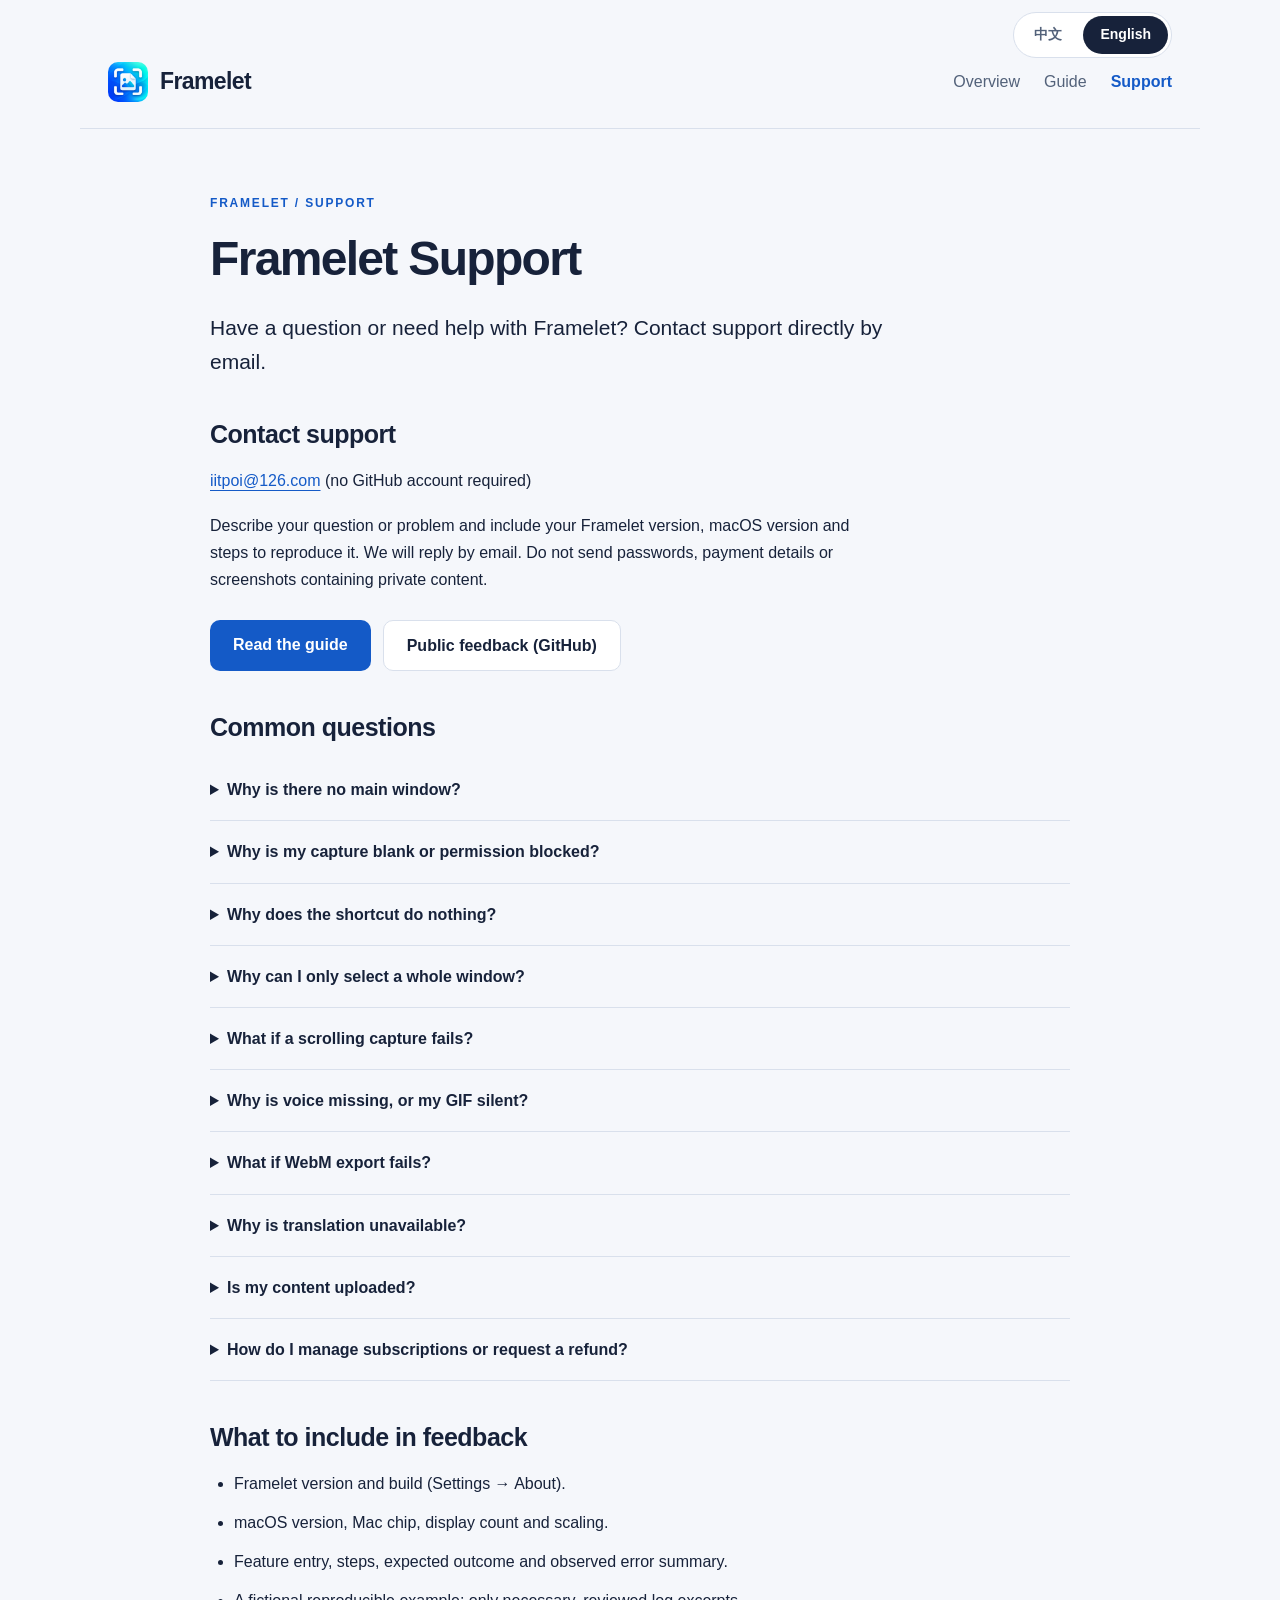
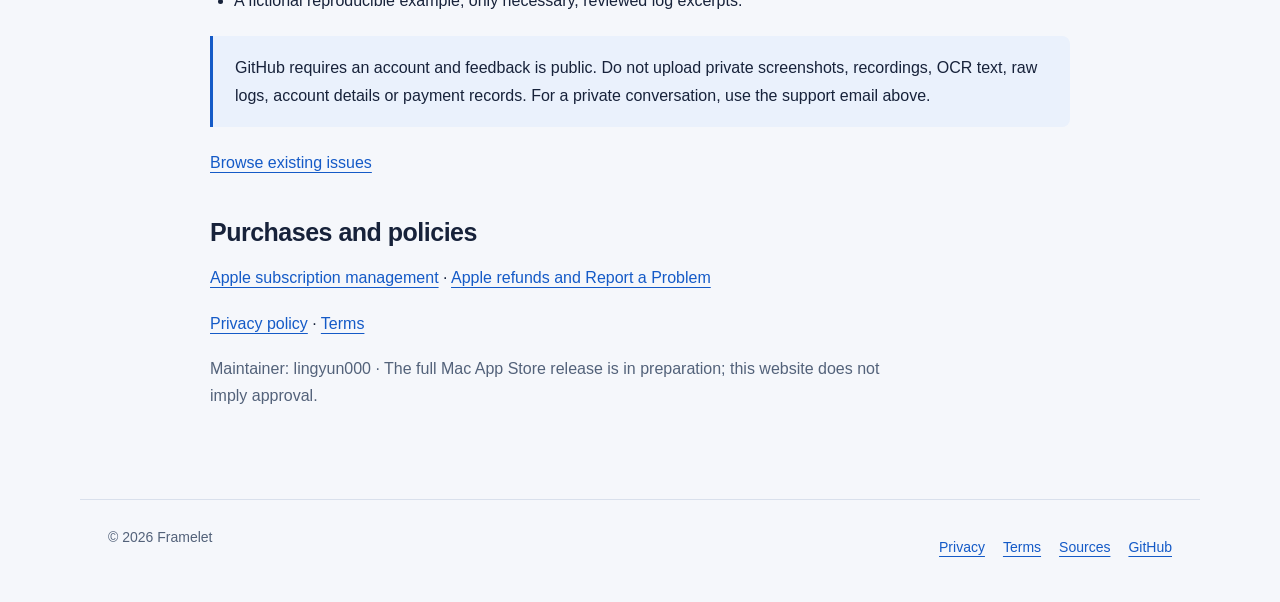
<file: support.html>
<!doctype html>
<html lang="zh-Hans" data-title-zh="使用支持与反馈 · Framelet" data-title-en="Support and feedback · Framelet" data-description-zh="Framelet 常见问题：权限、截图、滚动拼接、录屏、导出、翻译与问题反馈。" data-description-en="Framelet FAQ: permissions, screenshots, scrolling stitches, recording, export, translation and feedback.">
<head>
<meta charset="utf-8">
<meta name="viewport" content="width=device-width,initial-scale=1">
<meta name="description" content="Framelet 常见问题：权限、截图、滚动拼接、录屏、导出、翻译与问题反馈。">
<title>使用支持与反馈 · Framelet</title>
<link rel="icon" href="assets/icon.png">
<link rel="stylesheet" href="style.css?v=3">
<script src="language.js?v=3" defer>
</script>
</head>
<body>
<div class="language-switch" role="group" aria-label="网站语言">
<button type="button" data-lang="zh" aria-pressed="true">中文</button>
<button type="button" data-lang="en" aria-pressed="false">English</button>
</div>
<noscript>
<p class="noscript">中文与 English 均在下方。Both languages are shown below when JavaScript is off.</p>
</noscript>
<div id="chinese" data-language="zh" lang="zh-Hans">
<a class="skip" href="#main-zh">跳到正文</a>
<header>
<a class="brand" href="index.html?lang=zh">
<img src="assets/icon.png" width="40" height="40" alt="">Framelet</a>
<nav aria-label="主导航">
<a href="index.html?lang=zh">概览</a>
<a href="guide.html?lang=zh">使用指南</a>
<a href="support.html?lang=zh" aria-current="page">支持</a>
</nav>
</header>
<main id="main-zh">
<article class="document">
<p class="eyebrow">FRAMELET / SUPPORT</p>
<h1>Framelet 技术支持</h1>
<p class="lead">遇到问题或有使用疑问，请直接通过邮件联系 Framelet 支持。</p>
<h2>联系支持</h2>
<p><a href="mailto:iitpoi@126.com">iitpoi@126.com</a>（无需 GitHub 账号）</p>
<p>请说明问题、Framelet 版本、macOS 版本及复现步骤。我们会通过邮件回复。不要发送密码、支付信息或包含私人内容的截图。</p>
<div class="actions">
<a href="guide.html?lang=zh">查看使用指南</a>
<a href="https://github.com/lingyun000/framelet-site/issues/new/choose">公开反馈（GitHub）</a>
</div>
<h2>常见问题</h2>
<details>
<summary>启动后为什么没有主窗口？</summary>
<p>Framelet 默认从菜单栏与快捷键使用。点击菜单栏图标可截图、打开设置、帮助与结果；关闭辅助窗口不影响截图。</p>
</details>
<details>
<summary>截图是黑色或提示权限？</summary>
<p>打开“设置 → 权限”，按引导检查系统屏幕录制授权。macOS 提示重新打开时再重新打开 App。受保护内容可能无法捕获；不要删除 App 或重置全部系统权限。</p>
</details>
<details>
<summary>快捷键没有反应？</summary>
<p>可能与其他 App 冲突。从菜单栏重试注册，或在“设置 → 截图”录入新组合键；菜单栏的区域截图入口仍可使用。</p>
</details>
<details>
<summary>只能选到整窗怎么办？</summary>
<p>右键开启悬停识别并等待结果；辅助功能、App 提供的边界与可见内容都会影响识别。没有可靠子元素时使用整窗或手动拖选，不保证所有 App 都有可识别子内容。</p>
</details>
<details>
<summary>滚动长图拼接失败？</summary>
<p>选同一窗口内的正文，慢慢滚动并检查预览；动态内容、固定栏和重绘会影响拼接。按提示回滚到已验证位置，或完成保留已截内容。Esc 一次暂停、第二次取消。</p>
</details>
<details>
<summary>录屏没有人声，GIF 没有声音？</summary>
<p>开始前开启麦克风并选对设备，确认系统麦克风权限。GIF 格式不支持音频；需要声音请选择 MP4、MOV 或带音轨的 WebM。</p>
</details>
<details>
<summary>WebM 导出失败？</summary>
<p>发行候选包内置编码器，不要求用户安装 FFmpeg。可重试或改选 MP4/MOV/GIF；编辑保留。反馈时提供版本、格式与错误摘要，不附私人原片。</p>
</details>
<details>
<summary>翻译为什么不可用？</summary>
<p>可用方式随 macOS 和语言包变化。检查系统支持和语言包；网页备用需主动选择，再自行粘贴原文，不会自动提交。</p>
</details>
<details>
<summary>内容会被上传吗？</summary>
<p>截图、录屏与 OCR 在本机处理，没有开发者素材上传服务。系统翻译、网页翻译、Apple 购买与 GitHub 支持另有对应服务政策，详见隐私政策。</p>
</details>
<details>
<summary>如何管理订阅或申请退款？</summary>
<p>当前订阅购买和限额尚未开放，不承诺测试价格或免费试用。实际开放后由 Apple 购买页显示条款；管理续订用 Apple 订阅页，退款用 Apple 问题报告页。</p>
</details>
<h2>反馈时请提供</h2>
<ul>
<li>Framelet 版本与构建号（设置 → 关于）。</li>
<li>macOS 版本、Mac 芯片、显示器数量与缩放设置。</li>
<li>功能入口、操作步骤、预期结果和实际错误摘要。</li>
<li>可以复现的虚构示例；日志只提供经检查的必要摘要。</li>
</ul>
<div class="notice">GitHub 反馈需要账号，内容公开。不要上传私人截图、录屏、OCR 文本、原始日志、账号或支付凭证。如不希望公开问题，请使用上方支持邮箱。</div>
<p>
<a href="https://github.com/lingyun000/framelet-site/issues">查看已有反馈</a>
</p>
<h2>购买与政策</h2>
<p>
<a href="https://apps.apple.com/account/subscriptions">Apple 订阅管理</a> · <a href="https://reportaproblem.apple.com/">Apple 退款与问题报告</a>
</p>
<p>
<a href="privacy.html?lang=zh">隐私政策</a> · <a href="terms.html?lang=zh">使用条款</a>
</p>
<p class="muted">维护者：lingyun000 · 完整 Mac App Store 发行版尚在准备，当前网站不代表已通过审核。</p>
</article>
</main>
<footer>
<span>© 2026 Framelet</span>
<nav aria-label="政策与源码">
<a href="privacy.html?lang=zh">隐私政策</a>
<a href="terms.html?lang=zh">使用条款</a>
<a href="third-party-sources.html?lang=zh">第三方源码</a>
<a href="https://github.com/lingyun000/framelet-site">GitHub</a>
</nav>
</footer>
</div>
<div id="english" data-language="en" lang="en">
<a class="skip" href="#main-en">Skip to content</a>
<header>
<a class="brand" href="index.html?lang=en">
<img src="assets/icon.png" width="40" height="40" alt="">Framelet</a>
<nav aria-label="Main navigation">
<a href="index.html?lang=en">Overview</a>
<a href="guide.html?lang=en">Guide</a>
<a href="support.html?lang=en" aria-current="page">Support</a>
</nav>
</header>
<main id="main-en">
<article class="document">
<p class="eyebrow">FRAMELET / SUPPORT</p>
<h1>Framelet Support</h1>
<p class="lead">Have a question or need help with Framelet? Contact support directly by email.</p>
<h2>Contact support</h2>
<p><a href="mailto:iitpoi@126.com">iitpoi@126.com</a> (no GitHub account required)</p>
<p>Describe your question or problem and include your Framelet version, macOS version and steps to reproduce it. We will reply by email. Do not send passwords, payment details or screenshots containing private content.</p>
<div class="actions">
<a href="guide.html?lang=en">Read the guide</a>
<a href="https://github.com/lingyun000/framelet-site/issues/new/choose">Public feedback (GitHub)</a>
</div>
<h2>Common questions</h2>
<details>
<summary>Why is there no main window?</summary>
<p>Framelet starts in the menu bar and works through shortcuts. Click its icon to capture, open Settings or Help, or restore results. Closing auxiliary windows does not disable capture.</p>
</details>
<details>
<summary>Why is my capture blank or permission blocked?</summary>
<p>Check Screen Recording through Settings → Permissions. Reopen the app if macOS requests it. Protected content may be unavailable. Do not delete the app or reset all system permissions.</p>
</details>
<details>
<summary>Why does the shortcut do nothing?</summary>
<p>It may conflict with another app. Retry registration from the menu bar or change it in Settings → Capture. Capture Region remains available from the menu bar.</p>
</details>
<details>
<summary>Why can I only select a whole window?</summary>
<p>Right-click to enable hover detection and wait for results. Accessibility access, exposed boundaries and visible content affect detection. Use a window or manual region when reliable elements are unavailable.</p>
</details>
<details>
<summary>What if a scrolling capture fails?</summary>
<p>Select the main content of one window, scroll slowly and check the preview. Dynamic content, sticky bars and repainting affect stitching. Return to a confirmed position or finish with the captured portion. Esc pauses once and cancels on the second press.</p>
</details>
<details>
<summary>Why is voice missing, or my GIF silent?</summary>
<p>Enable the microphone, choose the right device and check macOS permission before starting. GIF has no audio; use MP4, MOV or WebM with an audio track.</p>
</details>
<details>
<summary>What if WebM export fails?</summary>
<p>The release candidate bundles its encoder; users do not need to install FFmpeg. Retry or choose MP4/MOV/GIF; edits are kept. Include the version, format and error summary in feedback, without private source media.</p>
</details>
<details>
<summary>Why is translation unavailable?</summary>
<p>Availability depends on macOS and language packs. Check system support and installed languages. The optional web fallback requires your action and manual pasting; text is not submitted automatically.</p>
</details>
<details>
<summary>Is my content uploaded?</summary>
<p>Screenshots, recordings and OCR are processed locally, without a developer-operated content upload service. System translation, web translation, Apple purchases and GitHub support have their own policies; see Privacy.</p>
</details>
<details>
<summary>How do I manage subscriptions or request a refund?</summary>
<p>Subscription purchases and limits are not currently enabled; test prices or trials are not promised. When available, Apple’s purchase sheet shows the terms. Use Apple’s subscription page for renewal management and Report a Problem for refund requests.</p>
</details>
<h2>What to include in feedback</h2>
<ul>
<li>Framelet version and build (Settings → About).</li>
<li>macOS version, Mac chip, display count and scaling.</li>
<li>Feature entry, steps, expected outcome and observed error summary.</li>
<li>A fictional reproducible example; only necessary, reviewed log excerpts.</li>
</ul>
<div class="notice">GitHub requires an account and feedback is public. Do not upload private screenshots, recordings, OCR text, raw logs, account details or payment records. For a private conversation, use the support email above.</div>
<p>
<a href="https://github.com/lingyun000/framelet-site/issues">Browse existing issues</a>
</p>
<h2>Purchases and policies</h2>
<p>
<a href="https://apps.apple.com/account/subscriptions">Apple subscription management</a> · <a href="https://reportaproblem.apple.com/">Apple refunds and Report a Problem</a>
</p>
<p>
<a href="privacy.html?lang=en">Privacy policy</a> · <a href="terms.html?lang=en">Terms</a>
</p>
<p class="muted">Maintainer: lingyun000 · The full Mac App Store release is in preparation; this website does not imply approval.</p>
</article>
</main>
<footer>
<span>© 2026 Framelet</span>
<nav aria-label="Policies and source">
<a href="privacy.html?lang=en">Privacy</a>
<a href="terms.html?lang=en">Terms</a>
<a href="third-party-sources.html?lang=en">Sources</a>
<a href="https://github.com/lingyun000/framelet-site">GitHub</a>
</nav>
</footer>
</div>
</body>
</html>
</file>
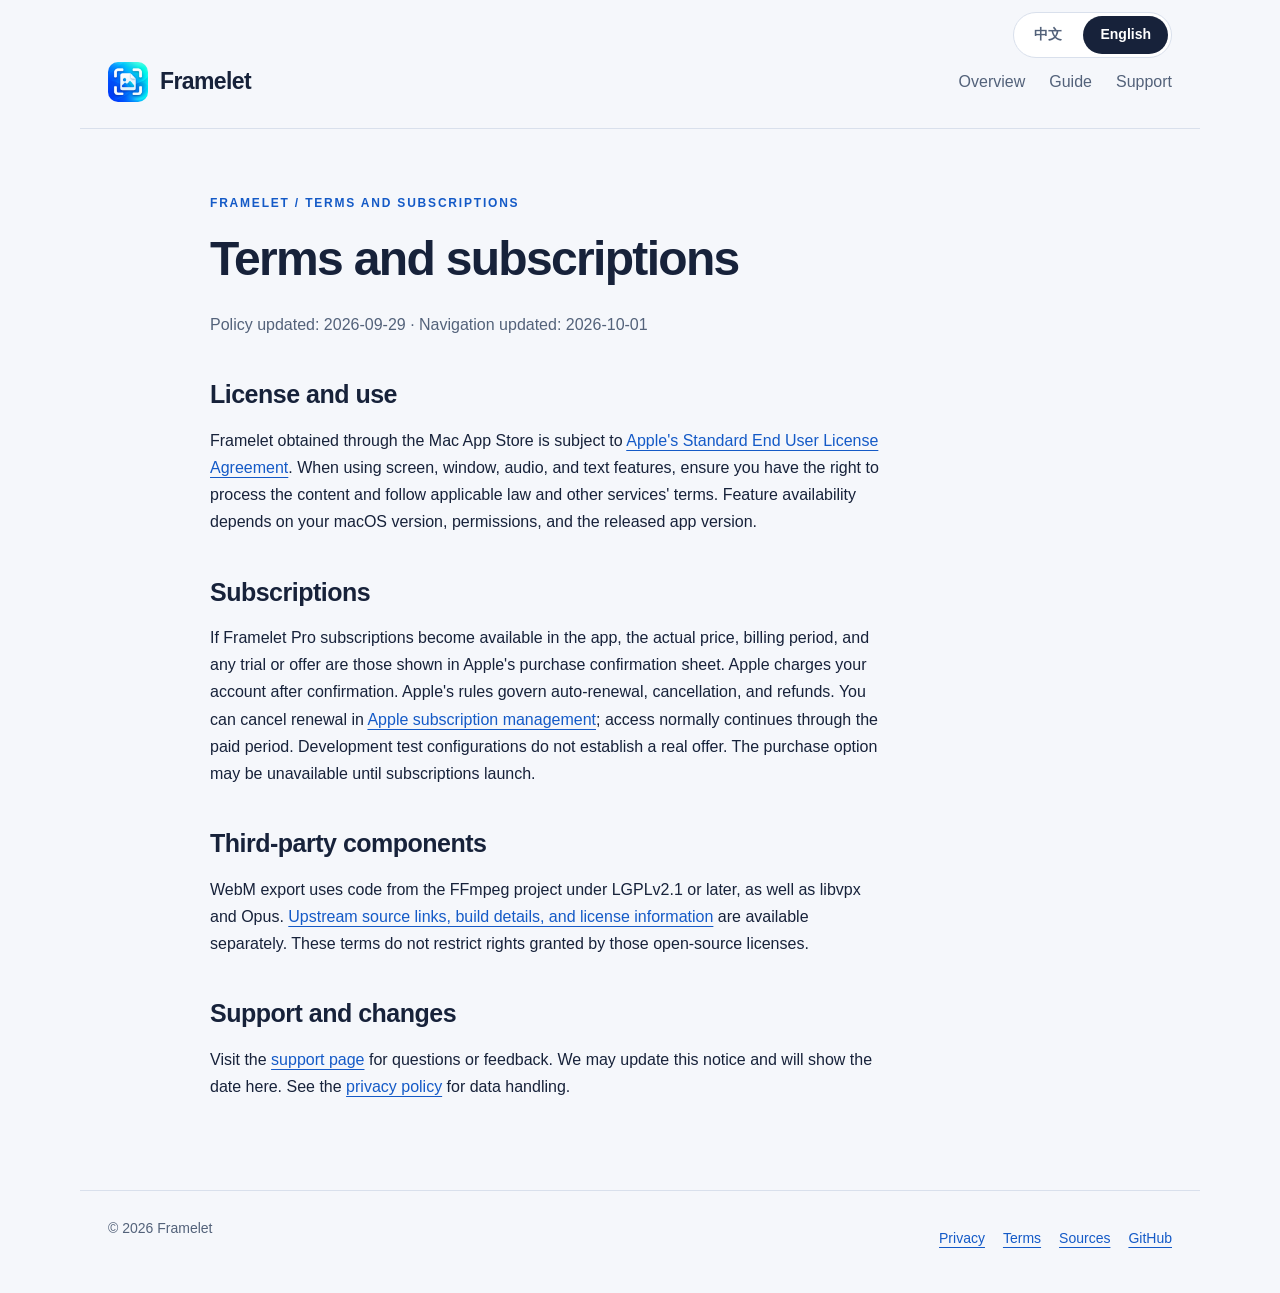
<file: terms.html>
<!doctype html>
<html lang="zh-Hans" data-title-zh="使用条款与订阅 · Framelet" data-title-en="Terms and subscriptions · Framelet" data-description-zh="使用条款与订阅 · Framelet" data-description-en="Terms and subscriptions · Framelet">
<head>
<meta charset="utf-8">
<meta name="viewport" content="width=device-width,initial-scale=1">
<meta name="description" content="使用条款与订阅 · Framelet">
<title>使用条款与订阅 · Framelet</title>
<link rel="icon" href="assets/icon.png">
<link rel="stylesheet" href="style.css?v=3">
<script src="language.js?v=3" defer>
</script>
</head>
<body>
<div class="language-switch" role="group" aria-label="网站语言">
<button type="button" data-lang="zh" aria-pressed="true">中文</button>
<button type="button" data-lang="en" aria-pressed="false">English</button>
</div>
<noscript>
<p class="noscript">中文与 English 均在下方。Both languages are shown below when JavaScript is off.</p>
</noscript>
<div id="chinese" data-language="zh" lang="zh-Hans">
<a class="skip" href="#main-zh">跳到正文</a>
<header>
<a class="brand" href="index.html?lang=zh">
<img src="assets/icon.png" width="40" height="40" alt="">Framelet</a>
<nav aria-label="主导航">
<a href="index.html?lang=zh">概览</a>
<a href="guide.html?lang=zh">使用指南</a>
<a href="support.html?lang=zh">支持</a>
</nav>
</header>
<main id="main-zh">
<article class="document">
<p class="eyebrow">FRAMELET / TERMS AND SUBSCRIPTIONS</p>
<h1>使用条款与订阅</h1>
<p class="muted">说明更新：2026-09-29 · 导航更新：2026-10-01</p>
<h2>许可与使用</h2>
<p>通过 Mac App Store 获取的 Framelet 适用 <a href="https://www.apple.com/legal/internet-services/itunes/dev/stdeula/">Apple 标准最终用户许可协议</a>。使用屏幕、窗口、音频和文字功能时，请确认你有权处理相应内容，并遵守适用法律及其他服务的条款。功能是否可用取决于你的 macOS 版本、授权和实际发行版本。</p>
<h2>订阅</h2>
<p>若 Framelet Pro 订阅在 App 中开放，月付和年付方案的实际价格、周期及可能的试用或优惠，以 Apple 购买确认界面所示为准。确认购买后由 Apple 账户扣费；自动续订、取消和退款按 Apple 的规则处理。你可在<a href="https://apps.apple.com/account/subscriptions">Apple 订阅管理</a>中取消续订，通常在当前已付周期结束后停止权益。不要依赖开发测试配置中的试用信息判断实际优惠。订阅尚未开放时，应用中的购买入口可能不可用。</p>
<h2>第三方组件</h2>
<p>WebM 导出使用 FFmpeg 项目的 LGPLv2.1 或更新版本代码，以及 libvpx 和 Opus。<a href="third-party-sources.html?lang=zh">官方源码链接、构建说明和许可证信息</a>在独立页面提供。上述开源许可证授予的权利不受本条款限制。</p>
<h2>支持与变更</h2>
<p>问题与反馈请使用<a href="support.html?lang=zh">支持页面</a>。我们可能更新此说明；重要变化会在此页注明日期。隐私处理见<a href="privacy.html?lang=zh">隐私政策</a>。</p>
</article>
</main>
<footer>
<span>© 2026 Framelet</span>
<nav aria-label="政策与源码">
<a href="privacy.html?lang=zh">隐私政策</a>
<a href="terms.html?lang=zh">使用条款</a>
<a href="third-party-sources.html?lang=zh">第三方源码</a>
<a href="https://github.com/lingyun000/framelet-site">GitHub</a>
</nav>
</footer>
</div>
<div id="english" data-language="en" lang="en">
<a class="skip" href="#main-en">Skip to content</a>
<header>
<a class="brand" href="index.html?lang=en">
<img src="assets/icon.png" width="40" height="40" alt="">Framelet</a>
<nav aria-label="Main navigation">
<a href="index.html?lang=en">Overview</a>
<a href="guide.html?lang=en">Guide</a>
<a href="support.html?lang=en">Support</a>
</nav>
</header>
<main id="main-en">
<article class="document">
<p class="eyebrow">FRAMELET / TERMS AND SUBSCRIPTIONS</p>
<h1>Terms and subscriptions</h1>
<p class="muted">Policy updated: 2026-09-29 · Navigation updated: 2026-10-01</p>
<h2>License and use</h2>
<p>Framelet obtained through the Mac App Store is subject to <a href="https://www.apple.com/legal/internet-services/itunes/dev/stdeula/">Apple's Standard End User License Agreement</a>. When using screen, window, audio, and text features, ensure you have the right to process the content and follow applicable law and other services' terms. Feature availability depends on your macOS version, permissions, and the released app version.</p>
<h2>Subscriptions</h2>
<p>If Framelet Pro subscriptions become available in the app, the actual price, billing period, and any trial or offer are those shown in Apple's purchase confirmation sheet. Apple charges your account after confirmation. Apple's rules govern auto-renewal, cancellation, and refunds. You can cancel renewal in <a href="https://apps.apple.com/account/subscriptions">Apple subscription management</a>; access normally continues through the paid period. Development test configurations do not establish a real offer. The purchase option may be unavailable until subscriptions launch.</p>
<h2>Third-party components</h2>
<p>WebM export uses code from the FFmpeg project under LGPLv2.1 or later, as well as libvpx and Opus. <a href="third-party-sources.html?lang=en">Upstream source links, build details, and license information</a> are available separately. These terms do not restrict rights granted by those open-source licenses.</p>
<h2>Support and changes</h2>
<p>Visit the <a href="support.html?lang=en">support page</a> for questions or feedback. We may update this notice and will show the date here. See the <a href="privacy.html?lang=en">privacy policy</a> for data handling.</p>
</article>
</main>
<footer>
<span>© 2026 Framelet</span>
<nav aria-label="Policies and source">
<a href="privacy.html?lang=en">Privacy</a>
<a href="terms.html?lang=en">Terms</a>
<a href="third-party-sources.html?lang=en">Sources</a>
<a href="https://github.com/lingyun000/framelet-site">GitHub</a>
</nav>
</footer>
</div>
</body>
</html>
</file>
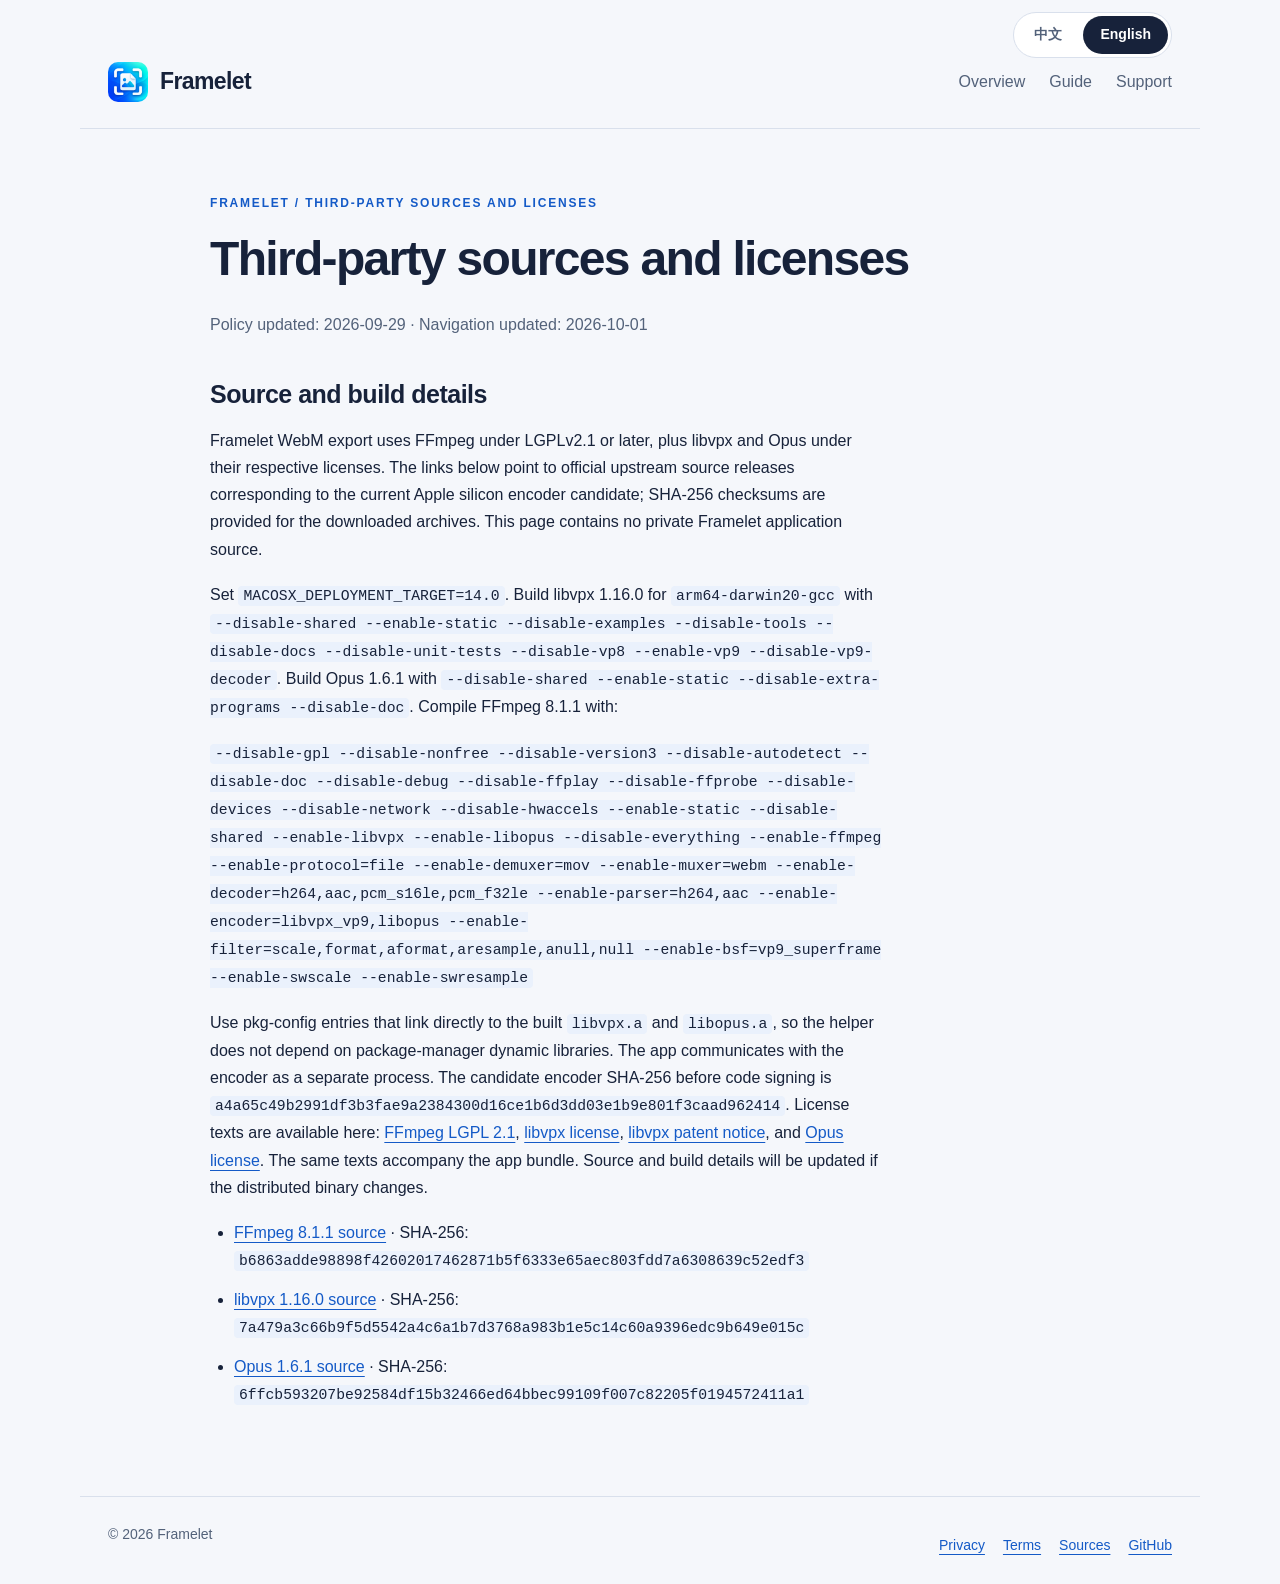
<file: third-party-sources.html>
<!doctype html>
<html lang="zh-Hans" data-title-zh="第三方源码与许可证 · Framelet" data-title-en="Third-party sources and licenses · Framelet" data-description-zh="第三方源码与许可证 · Framelet" data-description-en="Third-party sources and licenses · Framelet">
<head>
<meta charset="utf-8">
<meta name="viewport" content="width=device-width,initial-scale=1">
<meta name="description" content="第三方源码与许可证 · Framelet">
<title>第三方源码与许可证 · Framelet</title>
<link rel="icon" href="assets/icon.png">
<link rel="stylesheet" href="style.css?v=3">
<script src="language.js?v=3" defer>
</script>
</head>
<body>
<div class="language-switch" role="group" aria-label="网站语言">
<button type="button" data-lang="zh" aria-pressed="true">中文</button>
<button type="button" data-lang="en" aria-pressed="false">English</button>
</div>
<noscript>
<p class="noscript">中文与 English 均在下方。Both languages are shown below when JavaScript is off.</p>
</noscript>
<div id="chinese" data-language="zh" lang="zh-Hans">
<a class="skip" href="#main-zh">跳到正文</a>
<header>
<a class="brand" href="index.html?lang=zh">
<img src="assets/icon.png" width="40" height="40" alt="">Framelet</a>
<nav aria-label="主导航">
<a href="index.html?lang=zh">概览</a>
<a href="guide.html?lang=zh">使用指南</a>
<a href="support.html?lang=zh">支持</a>
</nav>
</header>
<main id="main-zh">
<article class="document">
<p class="eyebrow">FRAMELET / THIRD-PARTY SOURCES AND LICENSES</p>
<h1>第三方源码与许可证</h1>
<p class="muted">说明更新：2026-09-29 · 导航更新：2026-10-01</p>
<p>Framelet 的 WebM 导出使用 FFmpeg 项目的 LGPLv2.1 或更新版本代码，以及 libvpx、Opus。以下链接指向与当前 Apple 芯片编码器候选版本对应的第三方项目官方源码归档，附下载文件校验值。本页面不包含 Framelet 私有应用源码。</p>
<ul>
<li>
<a href="https://ffmpeg.org/releases/ffmpeg-8.1.1.tar.xz">FFmpeg 8.1.1 源码</a> · SHA-256: <code>b6863adde98898f42602017462871b5f6333e65aec803fdd7a6308639c52edf3</code>
</li>
<li>
<a href="https://github.com/webmproject/libvpx/archive/refs/tags/v1.16.0.tar.gz">libvpx 1.16.0 源码</a> · SHA-256: <code>7a479a3c66b9f5d5542a4c6a1b7d3768a983b1e5c14c60a9396edc9b649e015c</code>
</li>
<li>
<a href="https://downloads.xiph.org/releases/opus/opus-1.6.1.tar.gz">Opus 1.6.1 源码</a> · SHA-256: <code>6ffcb593207be92584df15b32466ed64bbec99109f007c82205f0194572411a1</code>
</li>
</ul>
<p>构建目标为 arm64、最低 macOS 14.0。libvpx 只启用 VP9 编码；Opus 为静态库；FFmpeg 禁用 GPL、nonfree、网络和设备，只保留 MP4/H.264/AAC 输入及 VP9/Opus WebM 输出。完整构建参数见<a href="third-party-sources.html?lang=en#english">英文构建说明</a>；参数本身与语言无关。未签名编码器候选的 SHA-256 为 <code>a4a65c49b2991df3b3fae9a2384300d16ce1b6d3dd03e1b9e801f3caad962414</code>。发行应用内附许可证文本。许可证文本：<a href="third-party-licenses/FFmpeg-LGPL-2.1.txt">FFmpeg LGPL 2.1</a>、<a href="third-party-licenses/libvpx-LICENSE.txt">libvpx 许可</a>、<a href="third-party-licenses/libvpx-PATENTS.txt">libvpx 专利说明</a>、<a href="third-party-licenses/Opus-COPYING.txt">Opus 许可</a>。最终发行版本若更换二进制或源码，本页也会更新。</p>
</article>
</main>
<footer>
<span>© 2026 Framelet</span>
<nav aria-label="政策与源码">
<a href="privacy.html?lang=zh">隐私政策</a>
<a href="terms.html?lang=zh">使用条款</a>
<a href="third-party-sources.html?lang=zh">第三方源码</a>
<a href="https://github.com/lingyun000/framelet-site">GitHub</a>
</nav>
</footer>
</div>
<div id="english" data-language="en" lang="en">
<a class="skip" href="#main-en">Skip to content</a>
<header>
<a class="brand" href="index.html?lang=en">
<img src="assets/icon.png" width="40" height="40" alt="">Framelet</a>
<nav aria-label="Main navigation">
<a href="index.html?lang=en">Overview</a>
<a href="guide.html?lang=en">Guide</a>
<a href="support.html?lang=en">Support</a>
</nav>
</header>
<main id="main-en">
<article class="document">
<p class="eyebrow">FRAMELET / THIRD-PARTY SOURCES AND LICENSES</p>
<h1>Third-party sources and licenses</h1>
<p class="muted">Policy updated: 2026-09-29 · Navigation updated: 2026-10-01</p>
<h2>Source and build details</h2>
<p>Framelet WebM export uses FFmpeg under LGPLv2.1 or later, plus libvpx and Opus under their respective licenses. The links below point to official upstream source releases corresponding to the current Apple silicon encoder candidate; SHA-256 checksums are provided for the downloaded archives. This page contains no private Framelet application source.</p>
<p>Set <code>MACOSX_DEPLOYMENT_TARGET=14.0</code>. Build libvpx 1.16.0 for <code>arm64-darwin20-gcc</code> with <code>--disable-shared --enable-static --disable-examples --disable-tools --disable-docs --disable-unit-tests --disable-vp8 --enable-vp9 --disable-vp9-decoder</code>. Build Opus 1.6.1 with <code>--disable-shared --enable-static --disable-extra-programs --disable-doc</code>. Compile FFmpeg 8.1.1 with:</p>
<p>
<code>--disable-gpl --disable-nonfree --disable-version3 --disable-autodetect --disable-doc --disable-debug --disable-ffplay --disable-ffprobe --disable-devices --disable-network --disable-hwaccels --enable-static --disable-shared --enable-libvpx --enable-libopus --disable-everything --enable-ffmpeg --enable-protocol=file --enable-demuxer=mov --enable-muxer=webm --enable-decoder=h264,aac,pcm_s16le,pcm_f32le --enable-parser=h264,aac --enable-encoder=libvpx_vp9,libopus --enable-filter=scale,format,aformat,aresample,anull,null --enable-bsf=vp9_superframe --enable-swscale --enable-swresample</code>
</p>
<p>Use pkg-config entries that link directly to the built <code>libvpx.a</code> and <code>libopus.a</code>, so the helper does not depend on package-manager dynamic libraries. The app communicates with the encoder as a separate process. The candidate encoder SHA-256 before code signing is <code>a4a65c49b2991df3b3fae9a2384300d16ce1b6d3dd03e1b9e801f3caad962414</code>. License texts are available here: <a href="third-party-licenses/FFmpeg-LGPL-2.1.txt">FFmpeg LGPL 2.1</a>, <a href="third-party-licenses/libvpx-LICENSE.txt">libvpx license</a>, <a href="third-party-licenses/libvpx-PATENTS.txt">libvpx patent notice</a>, and <a href="third-party-licenses/Opus-COPYING.txt">Opus license</a>. The same texts accompany the app bundle. Source and build details will be updated if the distributed binary changes.</p>
<ul>
<li>
<a href="https://ffmpeg.org/releases/ffmpeg-8.1.1.tar.xz">FFmpeg 8.1.1 source</a> · SHA-256: <code>b6863adde98898f42602017462871b5f6333e65aec803fdd7a6308639c52edf3</code>
</li>
<li>
<a href="https://github.com/webmproject/libvpx/archive/refs/tags/v1.16.0.tar.gz">libvpx 1.16.0 source</a> · SHA-256: <code>7a479a3c66b9f5d5542a4c6a1b7d3768a983b1e5c14c60a9396edc9b649e015c</code>
</li>
<li>
<a href="https://downloads.xiph.org/releases/opus/opus-1.6.1.tar.gz">Opus 1.6.1 source</a> · SHA-256: <code>6ffcb593207be92584df15b32466ed64bbec99109f007c82205f0194572411a1</code>
</li>
</ul>
</article>
</main>
<footer>
<span>© 2026 Framelet</span>
<nav aria-label="Policies and source">
<a href="privacy.html?lang=en">Privacy</a>
<a href="terms.html?lang=en">Terms</a>
<a href="third-party-sources.html?lang=en">Sources</a>
<a href="https://github.com/lingyun000/framelet-site">GitHub</a>
</nav>
</footer>
</div>
</body>
</html>
</file>
<file: style.css>
:root{color-scheme:light dark;--bg:#f5f7fb;--surface:#fff;--ink:#17223a;--muted:#53627a;--line:#d9e0ec;--blue:#145ac7;--soft:#eaf1fc;font:16px/1.7 -apple-system,BlinkMacSystemFont,"Segoe UI",sans-serif;background:var(--bg);color:var(--ink)}*{box-sizing:border-box}body{margin:0}a{color:var(--blue);text-underline-offset:4px}a:hover{text-decoration:underline}a:focus-visible,button:focus-visible,summary:focus-visible{outline:3px solid var(--blue);outline-offset:4px;border-radius:5px}[hidden]{display:none!important}header,main,footer{max-width:1120px;margin:auto;padding-left:28px;padding-right:28px}header{display:flex;align-items:center;justify-content:space-between;gap:24px;min-height:100px;padding-top:60px;padding-bottom:24px;border-bottom:1px solid var(--line)}header a{text-decoration:none;color:var(--ink)}.brand{display:flex;align-items:center;gap:12px;font-size:23px;font-weight:750;letter-spacing:-.6px}.brand img{border-radius:10px}nav{display:flex;flex-wrap:wrap;gap:8px 24px;align-items:center}header nav a{display:inline-flex;min-height:44px;align-items:center;color:var(--muted)}header nav a[aria-current]{color:var(--blue);font-weight:700}.language-switch{position:absolute;right:max(28px,calc((100vw - 1064px)/2));top:12px;display:flex;gap:4px;background:var(--surface);border:1px solid var(--line);border-radius:24px;padding:3px;z-index:2}.language-switch button{min-height:38px;padding:0 17px;border:0;border-radius:20px;background:transparent;color:var(--muted);font:inherit;font-size:14px;font-weight:600;cursor:pointer}.language-switch button[aria-pressed=true]{background:var(--ink);color:var(--surface)}.skip{position:absolute;left:24px;top:8px;padding:8px;background:var(--surface);transform:translateY(-200%);z-index:3}.skip:focus{transform:none}.noscript{margin:0;padding:12px 28px;background:var(--soft)}main{padding-top:0;padding-bottom:72px}.hero{padding:78px 0 58px;max-width:820px}.eyebrow{font-size:12px;letter-spacing:.15em;font-weight:700;color:var(--blue);margin:0 0 18px}h1{font-size:clamp(36px,5.5vw,64px);line-height:1.16;letter-spacing:-.035em;margin:0 0 24px;font-weight:750}h2{font-size:28px;line-height:1.3;letter-spacing:-.02em;margin:40px 0 16px}h3{font-size:20px}p{margin:0 0 18px;max-width:76ch}.lead{font-size:21px;line-height:1.6;max-width:62ch}.muted,.release-note,figcaption{color:var(--muted)}.release-note{font-size:14px;margin-top:20px}.actions{display:flex;flex-wrap:wrap;gap:12px;margin:26px 0}.actions a{background:var(--blue);color:#fff;text-decoration:none;padding:11px 23px;min-height:48px;border-radius:10px;font-weight:650}.actions a+a{color:var(--ink);background:var(--surface);border:1px solid var(--line)}.actions a:hover{filter:brightness(.94)}.feature-grid{display:grid;grid-template-columns:repeat(3,minmax(0,1fr));gap:16px}.feature-grid article{padding:26px;border:1px solid var(--line);background:var(--surface);border-radius:16px}.feature-grid h2{font-size:21px;margin:0 0 12px}.feature-grid .eyebrow{margin-bottom:20px}.feature-grid p:last-child{margin:0;color:var(--muted)}.gallery{padding-top:70px}.section-heading{max-width:760px;margin-bottom:30px}.section-heading h2{font-size:38px;margin-top:0}.product-shot{margin:0 0 38px}.product-shot img{display:block;width:100%;height:auto;border-radius:14px;border:1px solid var(--line);background:#202631}.product-shot figcaption{font-size:14px;margin-top:12px}.local-work{border-top:1px solid var(--line);padding-top:48px;margin-top:50px}.local-work h2{margin-top:0}.document{max-width:860px;margin:64px auto 0;overflow-wrap:anywhere}.document h1{font-size:clamp(32px,4.5vw,48px)}.document h2{font-size:25px}.document section{margin:32px 0}.document ul,.document ol{padding-left:24px}li{margin-bottom:12px;max-width:76ch}li:last-child{margin-bottom:0}.toc{gap:8px 12px;margin:28px 0 42px}.toc a{background:var(--soft);padding:10px 14px;border-radius:8px;text-decoration:none;min-height:44px}.guide-section{scroll-margin-top:24px}.guide-section:target h2{color:var(--blue)}details{border-bottom:1px solid var(--line);padding:0}summary{padding:17px 0;min-height:56px;font-weight:650;cursor:pointer}details p{padding:0 0 16px;margin:0}.notice{background:var(--soft);border-left:3px solid var(--blue);padding:18px 22px;border-radius:0 8px 8px 0;margin:22px 0}.table-wrap{overflow-x:auto}table{width:100%;border-collapse:collapse;font-size:15px}th,td{text-align:left;border-bottom:1px solid var(--line);padding:12px 14px}th{background:var(--soft)}kbd,code{font-size:.92em;background:var(--soft);border-radius:4px;padding:2px 5px;overflow-wrap:anywhere}footer{display:flex;flex-wrap:wrap;justify-content:space-between;gap:20px;border-top:1px solid var(--line);padding-top:26px;padding-bottom:32px;color:var(--muted);font-size:14px}footer nav{gap:8px 18px}footer a{min-height:44px;display:inline-flex;align-items:center}
@media(prefers-color-scheme:dark){:root{--bg:#101621;--surface:#192231;--ink:#edf3fe;--muted:#acbbd1;--line:#354158;--blue:#8cbdff;--soft:#202f46}.actions a{background:#2564cb;color:#fff}.actions a+a{background:var(--surface);color:var(--ink)}}
@media(max-width:760px){.feature-grid{grid-template-columns:repeat(2,minmax(0,1fr))}.hero{padding-top:50px}.gallery{padding-top:44px}.section-heading h2{font-size:30px}}
@media(max-width:520px){header,main,footer{padding-left:20px;padding-right:20px}header{align-items:flex-start;flex-direction:column;gap:12px;padding-top:68px}.language-switch{right:20px}header nav{width:100%;justify-content:space-between;gap:8px}.hero{padding:40px 0}.lead{font-size:18px}.feature-grid{grid-template-columns:1fr}.feature-grid article{padding:24px}.document{margin-top:38px}.document h2{font-size:23px}.product-shot img{border-radius:8px}.toc{gap:8px}.toc a{font-size:14px}footer{flex-direction:column;gap:4px}}
@media(prefers-reduced-motion:reduce){*{scroll-behavior:auto!important}}
</file>
